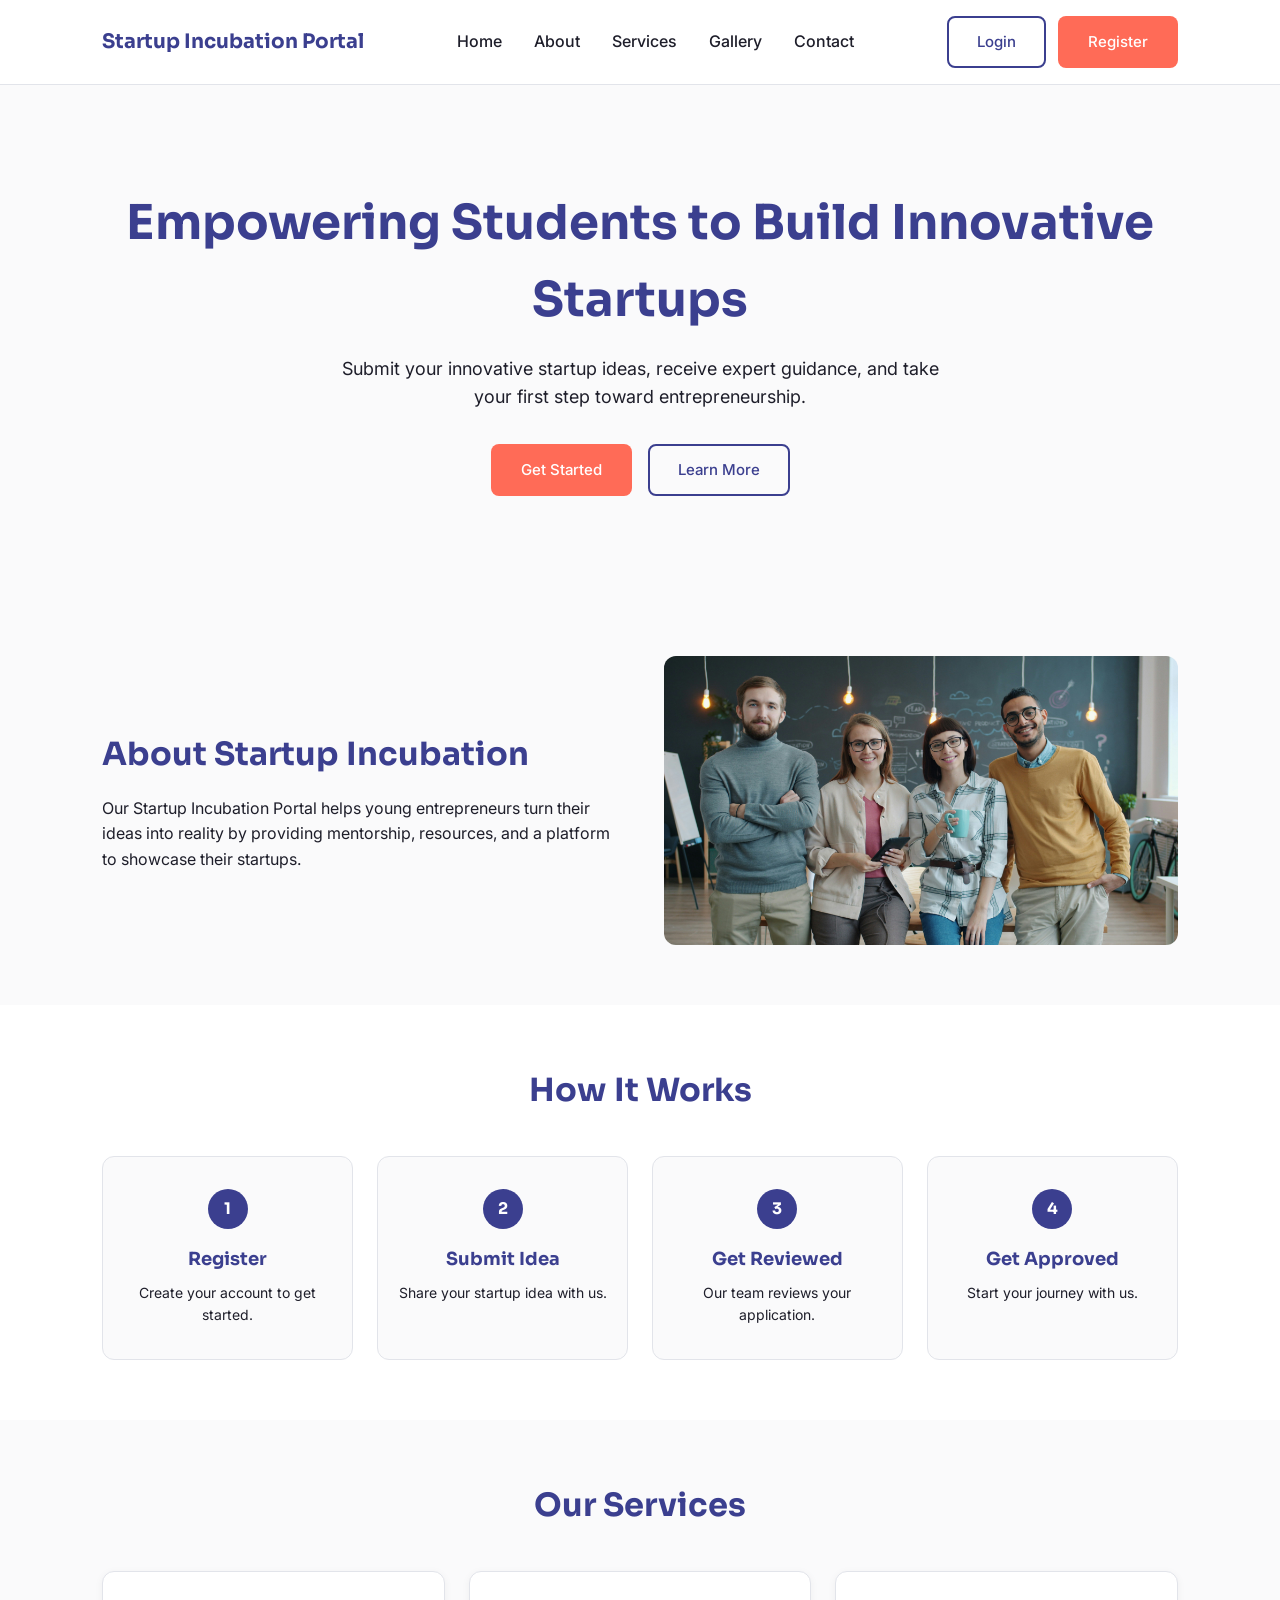
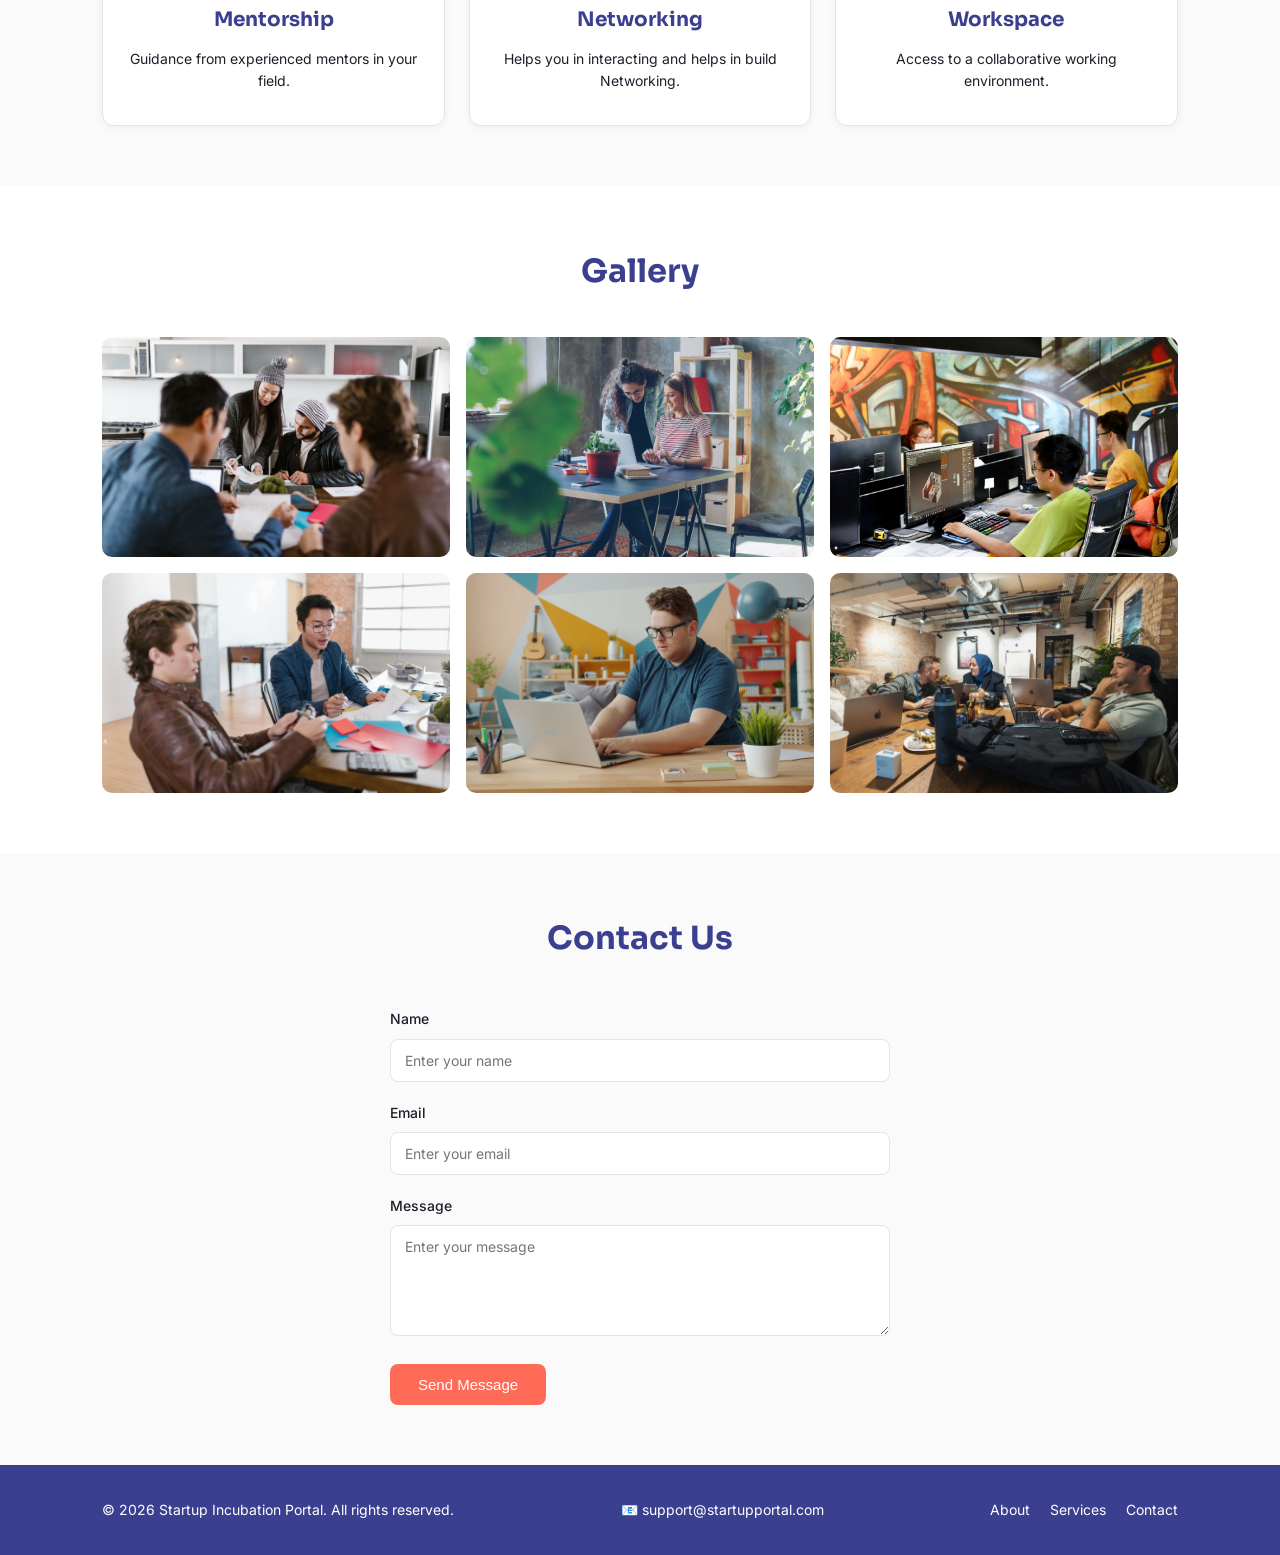
<file: index.html>
<!DOCTYPE html>
<html lang="en">
<head>
    <meta charset="UTF-8">
    <meta name="viewport" content="width=device-width, initial-scale=1.0">
    <title>Startup Incubation Portal</title>

    <!-- Google Fonts: Sora for headings, Inter for body text -->
    <link rel="preconnect" href="https://fonts.googleapis.com">
    <link href="https://fonts.googleapis.com/css2?family=Sora:wght@400;600;700&family=Inter:wght@400;500&display=swap" rel="stylesheet">

    <!-- External CSS file -->
    <link rel="stylesheet" href="style.css">
</head>
<body>

    <!-- ===================== Navbar Section ===================== -->
    <header>
        <nav class="navbar">
            <div class="logo">Startup Incubation Portal</div>

            <ul class="nav-links">
                <li><a href="index.html">Home</a></li>
                <li><a href="about.html">About</a></li>
                <li><a href="services.html">Services</a></li>
                <li><a href="gallery.html">Gallery</a></li>
                <li><a href="contact.html">Contact</a></li>
            </ul>

            <div class="nav-buttons">
                <a href="login.html" class="btn btn-outline">Login</a>
                <a href="register.html" class="btn btn-primary">Register</a>
            </div>
        </nav>
    </header>

    <main>

        <!-- ===================== Hero Section ===================== -->
        <section class="hero">
            <h1>Empowering Students to Build Innovative Startups</h1>
            <p>Submit your innovative startup ideas, receive expert guidance, and take your first step toward entrepreneurship.</p>
            <div class="hero-buttons">
                <a href="register.html" class="btn btn-primary">Get Started</a>
                <a href="about.html" class="btn btn-outline">Learn More</a>
            </div>
        </section>

        <!-- ===================== About Startup Incubation Section ===================== -->
        <section class="about-section">
            <div class="about-text">
                <h2>About Startup Incubation</h2>
                <p>
                    Our Startup Incubation Portal helps young entrepreneurs turn their
                    ideas into reality by providing mentorship, resources, and a platform
                    to showcase their startups.
                </p>
            </div>
            <div class="about-image">
                <img src="images/about-illustration.jpg" alt="Illustration of startup growth">
            </div>
        </section>

        <!-- ===================== How It Works Section ===================== -->
        <section class="how-it-works">
            <h2>How It Works</h2>
            <div class="steps-container">
                <div class="step-card">
                    <span class="step-number">1</span>
                    <h3>Register</h3>
                    <p>Create your account to get started.</p>
                </div>
                <div class="step-card">
                    <span class="step-number">2</span>
                    <h3>Submit Idea</h3>
                    <p>Share your startup idea with us.</p>
                </div>
                <div class="step-card">
                    <span class="step-number">3</span>
                    <h3>Get Reviewed</h3>
                    <p>Our team reviews your application.</p>
                </div>
                <div class="step-card">
                    <span class="step-number">4</span>
                    <h3>Get Approved</h3>
                    <p>Start your journey with us.</p>
                </div>
            </div>
        </section>

        <!-- ===================== Our Services Section ===================== -->
        <section class="services-section">
            <h2>Our Services</h2>
            <div class="services-container">
                <div class="service-card">
                    <h3>Mentorship</h3>
                    <p>Guidance from experienced mentors in your field.</p>
                </div>
                <div class="service-card">
                    <h3>Networking</h3>
                    <p>Helps you in interacting and helps in build Networking.</p>
                </div>
                <div class="service-card">
                    <h3>Workspace</h3>
                    <p>Access to a collaborative working environment.</p>
                </div>
            </div>
        </section>

        <!-- ===================== Gallery Section ===================== -->
        <section class="gallery-section">
            <h2>Gallery</h2>
            <div class="gallery-container">
                <img src="images/gallery1.jpg" alt="Startup event photo 1">
                <img src="images/gallery2.jpg" alt="Startup event photo 2">
                <img src="images/gallery3.jpg" alt="Startup event photo 3">
                <img src="images/gallery4.jpg" alt="Startup workspace photo">
                <img src="images/gallery5.jpg" alt="Mentorship session photo">
                <img src="images/gallery6.jpg" alt="Networking event photo">
            </div>
        </section>

        <!-- ===================== Contact Section ===================== -->
        <section class="contact-section">
            <h2>Contact Us</h2>
            <form class="contact-form" action="#" method="POST">
                <label for="name">Name</label>
                <input type="text" id="name" name="name" placeholder="Enter your name" required>

                <label for="email">Email</label>
                <input type="email" id="email" name="email" placeholder="Enter your email" required>

                <label for="message">Message</label>
                <textarea id="message" name="message" rows="5" placeholder="Enter your message" required></textarea>

                <button type="submit" class="btn btn-primary">Send Message</button>
            </form>
        </section>

    </main>

    <!-- ===================== Footer Section ===================== -->
    <footer>
        <div class="footer-content">
            <p>&copy; 2026 Startup Incubation Portal. All rights reserved.</p>
             <p>📧 support@startupportal.com</p>
            <ul class="footer-links">
                <li><a href="about.html">About</a></li>
                <li><a href="services.html">Services</a></li>
                <li><a href="contact.html">Contact</a></li>
            </ul>
        </div>
    </footer>

    <!-- External JavaScript file -->
    <script src="script.js"></script>
</body>
</html>
</file>
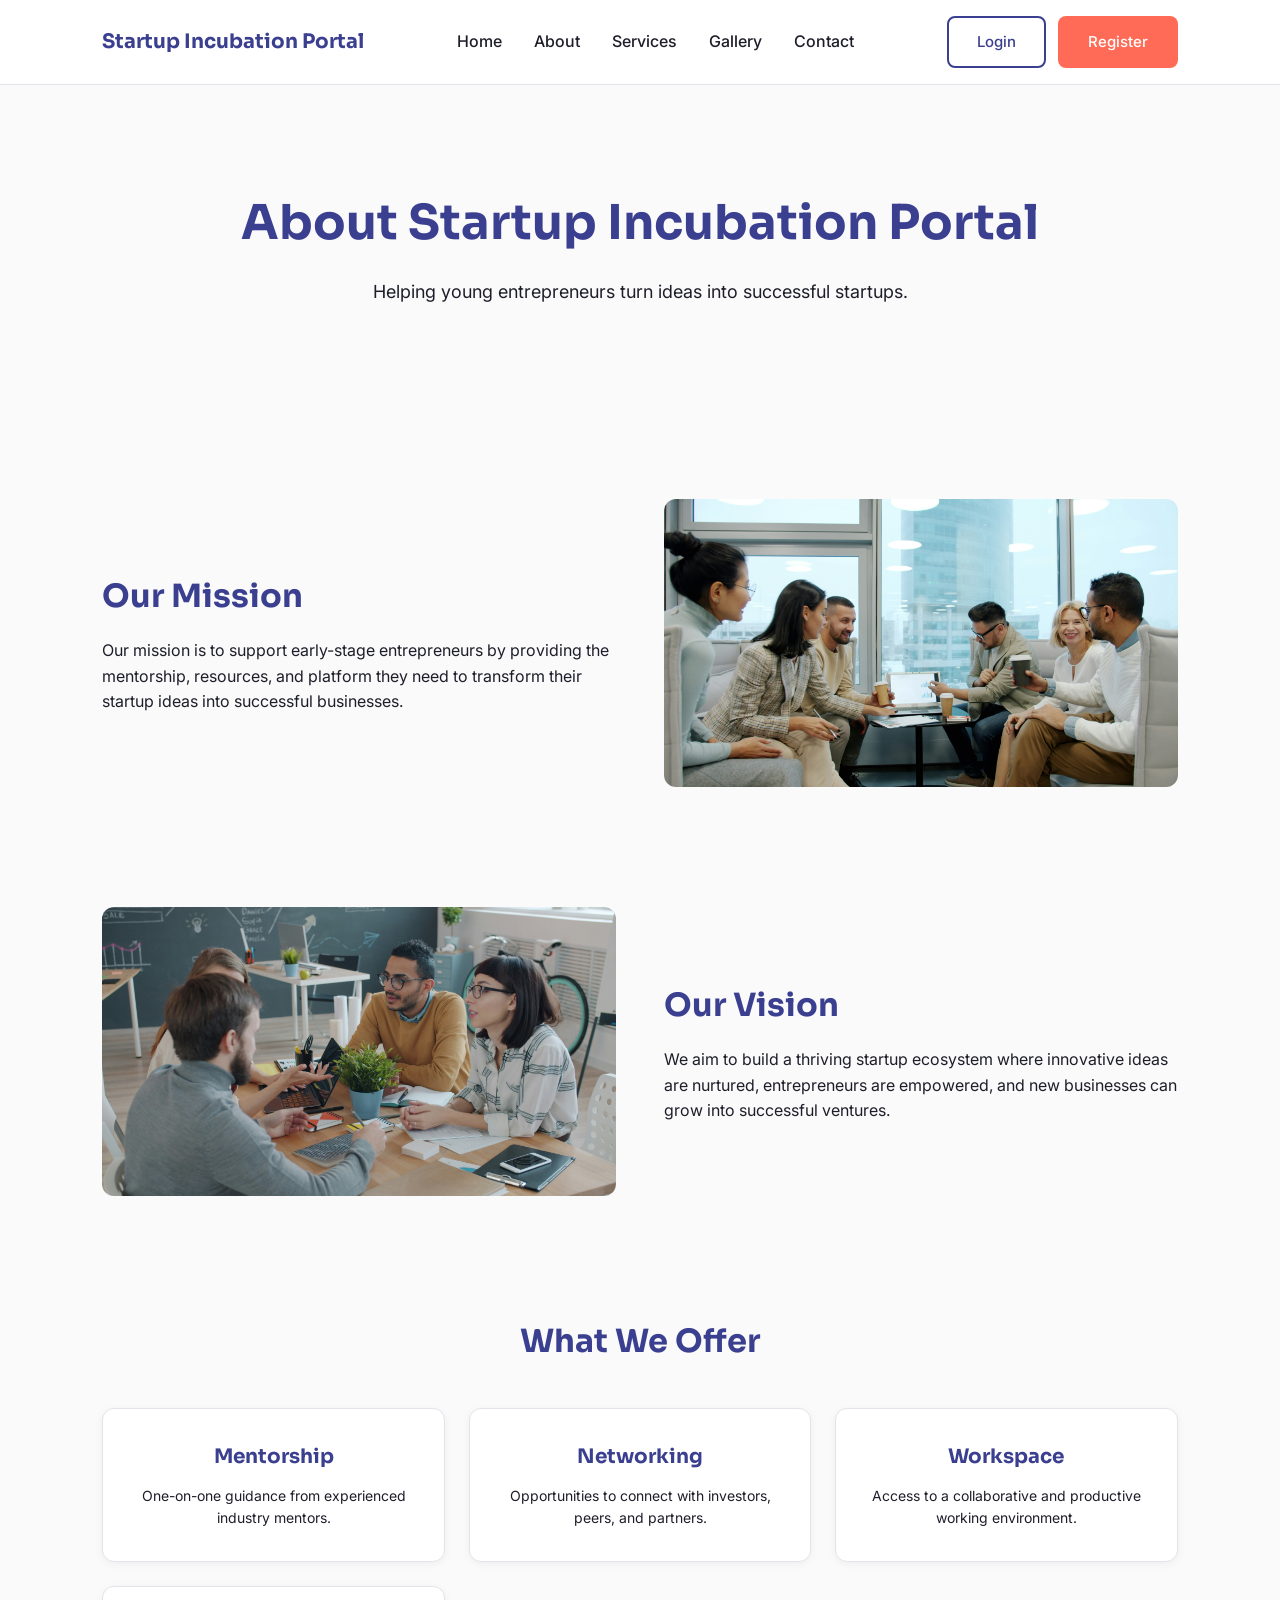
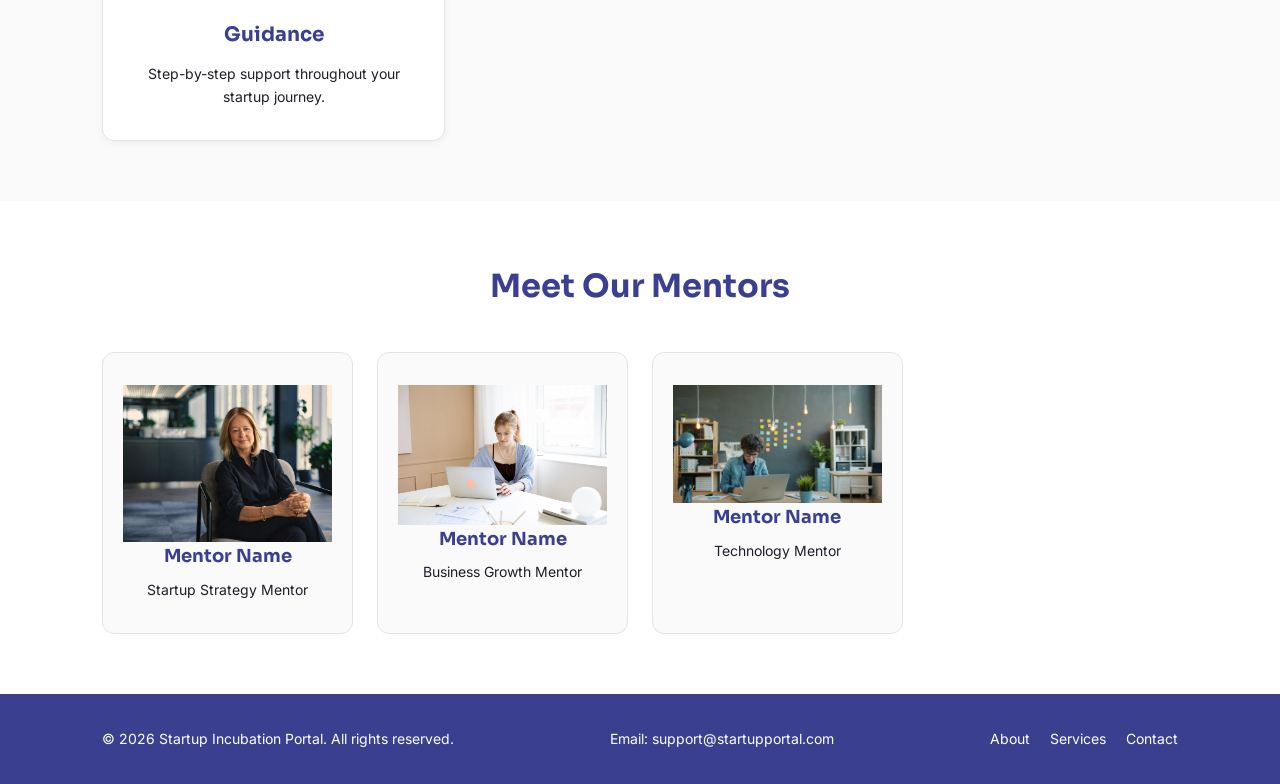
<file: about.html>
<!DOCTYPE html>
<html lang="en">
<head>
    <meta charset="UTF-8">
    <meta name="viewport" content="width=device-width, initial-scale=1.0">
    <title>About Us - Startup Incubation Portal</title>

    <!-- Google Fonts: Sora for headings, Inter for body text -->
    <link rel="preconnect" href="https://fonts.googleapis.com">
    <link href="https://fonts.googleapis.com/css2?family=Sora:wght@400;600;700&family=Inter:wght@400;500&display=swap" rel="stylesheet">

    <!-- External CSS file -->
    <link rel="stylesheet" href="style.css">
</head>
<body>

    <!-- ===================== Navbar Section ===================== -->
    <header>
        <nav class="navbar">
            <div class="logo">Startup Incubation Portal</div>

            <ul class="nav-links">
                <li><a href="index.html">Home</a></li>
                <li><a href="about.html">About</a></li>
                <li><a href="services.html">Services</a></li>
                <li><a href="gallery.html">Gallery</a></li>
                <li><a href="contact.html">Contact</a></li>
            </ul>

            <div class="nav-buttons">
                <a href="login.html" class="btn btn-outline">Login</a>
                <a href="register.html" class="btn btn-primary">Register</a>
            </div>

            <!-- Hamburger icon for mobile view -->
            <div class="hamburger">
                <span></span>
                <span></span>
                <span></span>
            </div>
        </nav>
    </header>

    <main>

        <!-- ===================== Page Heading Section ===================== -->
        <section class="hero">
            <h1>About Startup Incubation Portal</h1>
            <p>Helping young entrepreneurs turn ideas into successful startups.</p>
        </section>

        <!-- ===================== Our Mission Section ===================== -->
        <section class="about-section">
            <div class="about-text">
                <h2>Our Mission</h2>
                <p>
                    Our mission is to support early-stage entrepreneurs by providing
                    the mentorship, resources, and platform they need to transform
                    their startup ideas into successful businesses.
                </p>
            </div>
            <div class="about-image">
                <img src="images/mission-illustration.jpg" alt="Illustration representing our mission">
            </div>
        </section>

        <!-- ===================== Our Vision Section ===================== -->
        <section class="about-section">
            <div class="about-image">
                <img src="images/vision-illustration.jpg" alt="Illustration representing our vision">
            </div>
            <div class="about-text">
                <h2>Our Vision</h2>
                <p>
                    We aim to build a thriving startup ecosystem where innovative
                    ideas are nurtured, entrepreneurs are empowered, and new businesses
                    can grow into successful ventures.
                </p>
            </div>
        </section>

        <!-- ===================== What We Offer Section ===================== -->
        <section class="services-section">
            <h2>What We Offer</h2>
            <div class="services-container">
                <div class="service-card">
                    <h3>Mentorship</h3>
                    <p>One-on-one guidance from experienced industry mentors.</p>
                </div>
                <div class="service-card">
                    <h3>Networking</h3>
                    <p>Opportunities to connect with investors, peers, and partners.</p>
                </div>
                <div class="service-card">
                    <h3>Workspace</h3>
                    <p>Access to a collaborative and productive working environment.</p>
                </div>
                <div class="service-card">
                    <h3>Guidance</h3>
                    <p>Step-by-step support throughout your startup journey.</p>
                </div>
            </div>
        </section>

        <!-- ===================== Team Section (Optional) ===================== -->
        <section class="how-it-works">
            <h2>Meet Our Mentors</h2>
            <div class="steps-container">
                <div class="step-card">
                    <img src="images/mentor-placeholder1.jpg" alt="Photo of Mentor One">
                    <h3>Mentor Name</h3>
                    <p>Startup Strategy Mentor</p>
                </div>
                <div class="step-card">
                    <img src="images/mentor-placeholder2.jpg" alt="Photo of Mentor Two">
                    <h3>Mentor Name</h3>
                    <p>Business Growth Mentor</p>
                </div>
                <div class="step-card">
                    <img src="images/mentor-placeholder3.jpg" alt="Photo of Mentor Three">
                    <h3>Mentor Name</h3>
                    <p>Technology Mentor</p>
                </div>
            </div>
        </section>

    </main>

    <!-- ===================== Footer Section ===================== -->
    <footer>
        <div class="footer-content">
            <p>&copy; 2026 Startup Incubation Portal. All rights reserved.</p>
            <p>Email: support@startupportal.com</p>
            <ul class="footer-links">
                <li><a href="about.html">About</a></li>
                <li><a href="services.html">Services</a></li>
                <li><a href="contact.html">Contact</a></li>
                
            </ul>
        </div>
    </footer>

    <!-- External JavaScript file -->
    <script src="script.js"></script>
</body>
</html>
</file>
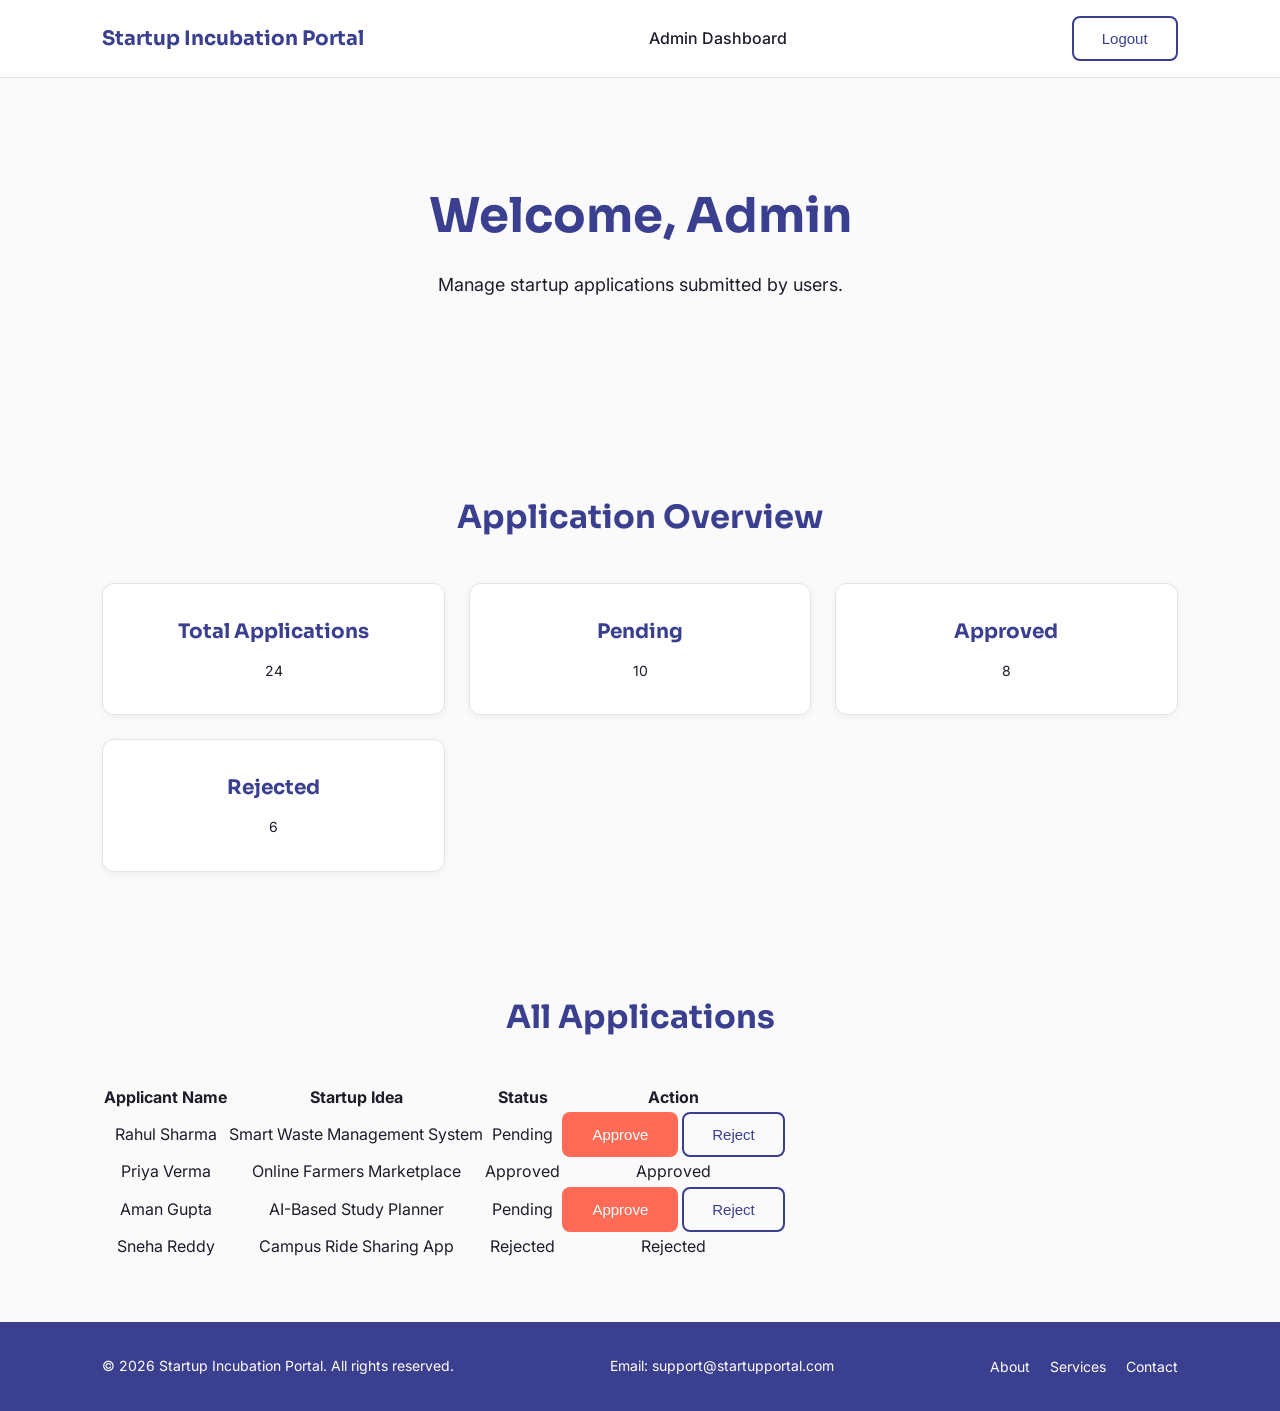
<file: admin_dashboard.html>
<!DOCTYPE html>
<html lang="en">
<head>
    <meta charset="UTF-8">
    <meta name="viewport" content="width=device-width, initial-scale=1.0">
    <title>Admin Dashboard - Startup Incubation Portal</title>

    <!-- Google Fonts: Sora for headings, Inter for body text -->
    <link rel="preconnect" href="https://fonts.googleapis.com">
    <link href="https://fonts.googleapis.com/css2?family=Sora:wght@400;600;700&family=Inter:wght@400;500&display=swap" rel="stylesheet">

    <!-- External CSS file -->
    <link rel="stylesheet" href="style.css">
</head>
<body>

    <!-- ===================== Simple Navbar Section ===================== -->
    <header>
        <nav class="navbar">
            <div class="logo">Startup Incubation Portal</div>

            <ul class="nav-links">
                <li><a href="admin_dashboard.html">Admin Dashboard</a></li>
            </ul>

            <div class="nav-buttons">
                <button id="logoutButton" class="btn btn-outline">Logout</button>
            </div>
        </nav>
    </header>

    <main>

        <!-- ===================== Welcome Section ===================== -->
        <section class="hero">
            <h1>Welcome, Admin</h1>
            <p>Manage startup applications submitted by users.</p>
        </section>

        <!-- ===================== Statistics Cards Section ===================== -->
        <section class="services-section">
            <h2>Application Overview</h2>
            <div class="services-container">
                <div class="service-card">
                    <h3>Total Applications</h3>
                    <p>24</p>
                </div>
                <div class="service-card">
                    <h3>Pending</h3>
                    <p>10</p>
                </div>
                <div class="service-card">
                    <h3>Approved</h3>
                    <p>8</p>
                </div>
                <div class="service-card">
                    <h3>Rejected</h3>
                    <p>6</p>
                </div>
            </div>
        </section>

        <!-- ===================== Applications Table Section ===================== -->
        <section class="services-section">
            <h2>All Applications</h2>
            <table class="applications-table">
                <thead>
                    <tr>
                        <th>Applicant Name</th>
                        <th>Startup Idea</th>
                        <th>Status</th>
                        <th>Action</th>
                    </tr>
                </thead>
                <tbody>
                    <tr>
                        <td>Rahul Sharma</td>
                        <td>Smart Waste Management System</td>
                        <td>Pending</td>
                        <td>
                            <button class="btn btn-primary">Approve</button>
                            <button class="btn btn-outline">Reject</button>
                        </td>
                    </tr>
                    <tr>
                        <td>Priya Verma</td>
                        <td>Online Farmers Marketplace</td>
                        <td>Approved</td>
                        <td>Approved</td>
                    </tr>
                    <tr>
                        <td>Aman Gupta</td>
                        <td>AI-Based Study Planner</td>
                        <td>Pending</td>
                        <td>
                            <button class="btn btn-primary">Approve</button>
                            <button class="btn btn-outline">Reject</button>
                        </td>
                    </tr>
                    <tr>
                        <td>Sneha Reddy</td>
                        <td>Campus Ride Sharing App</td>
                        <td>Rejected</td>
                        <td>Rejected</td>
                    </tr>
                </tbody>
            </table>
        </section>

    </main>

    <!-- ===================== Footer Section ===================== -->
    <footer>
        <div class="footer-content">
            <p>&copy; 2026 Startup Incubation Portal. All rights reserved.</p>
            <p>Email: support@startupportal.com</p>
            <ul class="footer-links">
                <li><a href="about.html">About</a></li>
                <li><a href="services.html">Services</a></li>
                <li><a href="contact.html">Contact</a></li>
            </ul>
        </div>
    </footer>

    <!-- External JavaScript file -->
    <script src="script.js"></script>
</body>
</html>
</file>
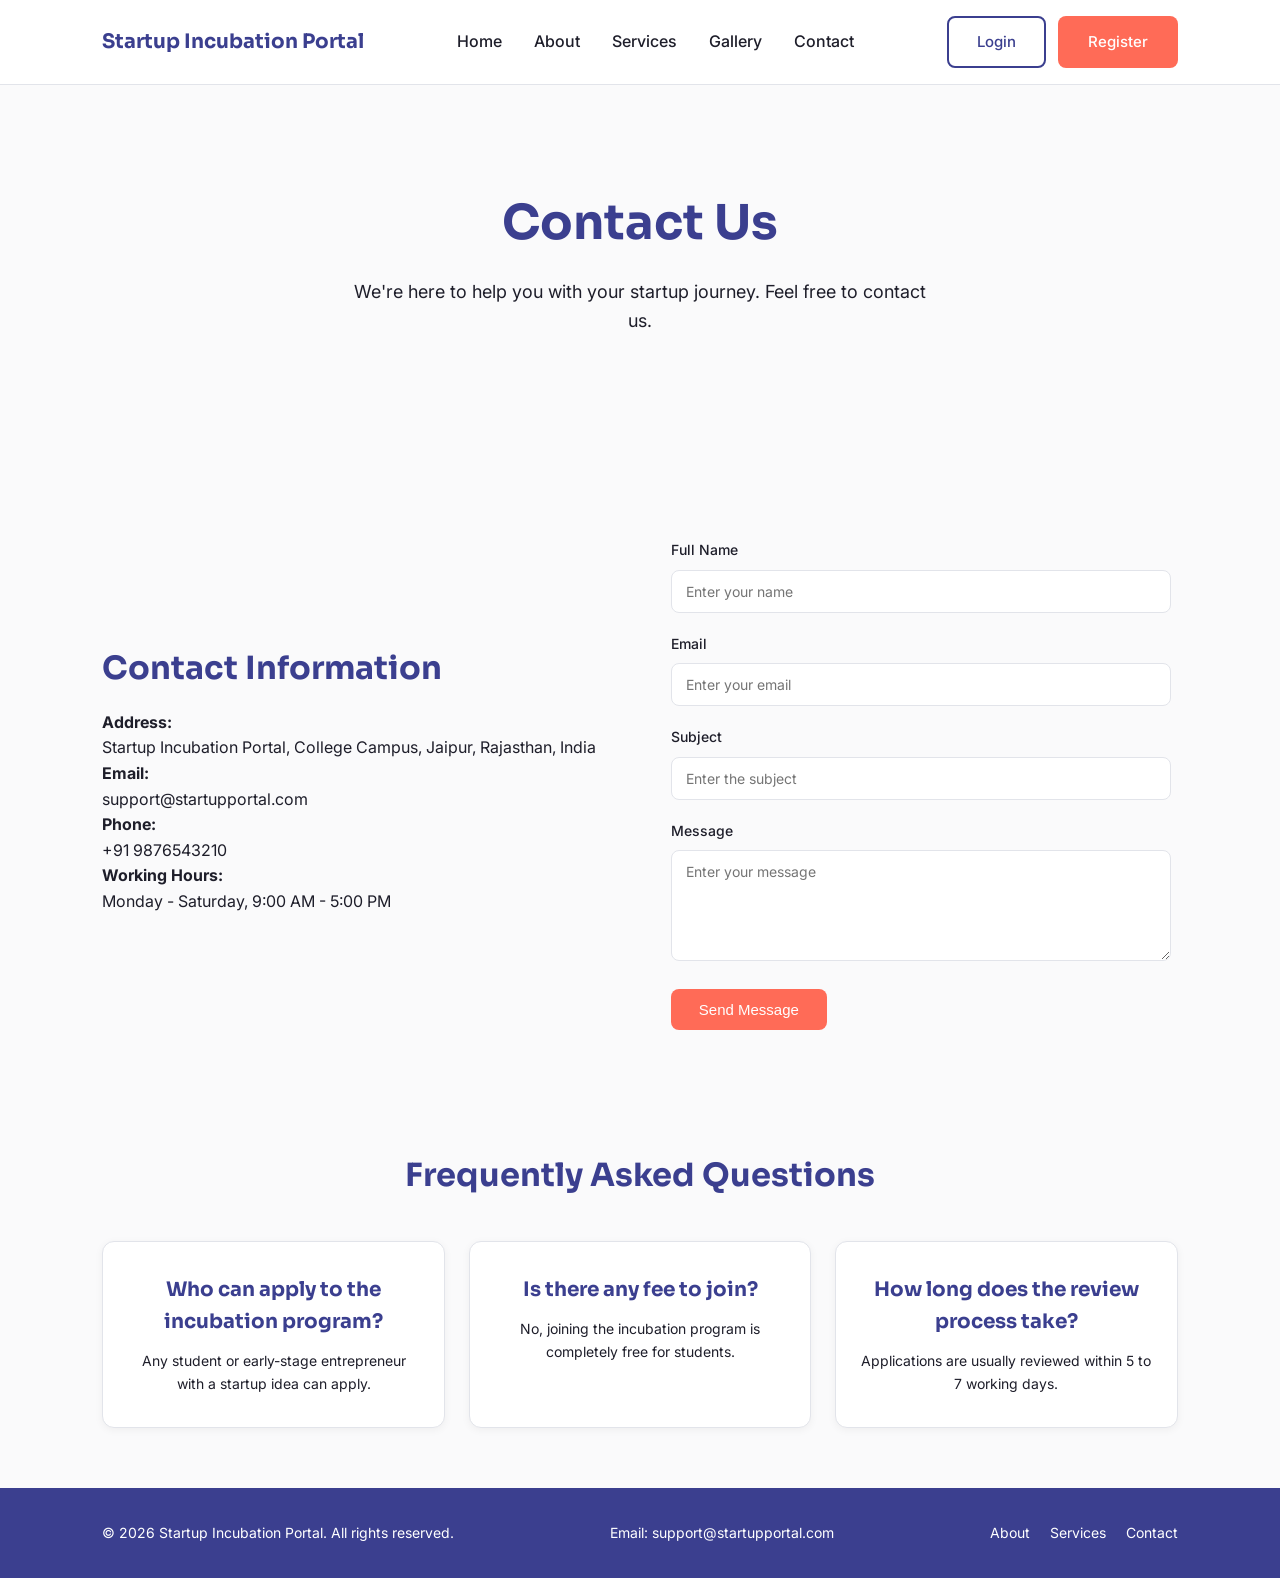
<file: contact.html>
<!DOCTYPE html>
<html lang="en">
<head>
    <meta charset="UTF-8">
    <meta name="viewport" content="width=device-width, initial-scale=1.0">
    <title>Contact Us - Startup Incubation Portal</title>

    <!-- Google Fonts: Sora for headings, Inter for body text -->
    <link rel="preconnect" href="https://fonts.googleapis.com">
    <link href="https://fonts.googleapis.com/css2?family=Sora:wght@400;600;700&family=Inter:wght@400;500&display=swap" rel="stylesheet">

    <!-- External CSS file -->
    <link rel="stylesheet" href="style.css">
</head>
<body>

    <!-- ===================== Navbar Section ===================== -->
    <header>
        <nav class="navbar">
            <div class="logo">Startup Incubation Portal</div>

            <ul class="nav-links">
                <li><a href="index.html">Home</a></li>
                <li><a href="about.html">About</a></li>
                <li><a href="services.html">Services</a></li>
                <li><a href="gallery.html">Gallery</a></li>
                <li><a href="contact.html">Contact</a></li>
            </ul>

            <div class="nav-buttons">
                <a href="login.html" class="btn btn-outline">Login</a>
                <a href="register.html" class="btn btn-primary">Register</a>
            </div>

            <!-- Hamburger icon for mobile view -->
            <div class="hamburger">
                <span></span>
                <span></span>
                <span></span>
            </div>
        </nav>
    </header>

    <main>

        <!-- ===================== Hero Section ===================== -->
        <section class="hero">
            <h1>Contact Us</h1>
            <p>We're here to help you with your startup journey. Feel free to contact us.</p>
        </section>

        <!-- ===================== Contact Section (Two Columns) ===================== -->
        <section class="about-section">

            <!-- Left Column: Contact Information -->
            <div class="about-text">
                <h2>Contact Information</h2>
                <p><strong>Address:</strong><br>Startup Incubation Portal, College Campus, Jaipur, Rajasthan, India</p>
                <p><strong>Email:</strong><br>support@startupportal.com</p>
                <p><strong>Phone:</strong><br>+91 9876543210</p>
                <p><strong>Working Hours:</strong><br>Monday - Saturday, 9:00 AM - 5:00 PM</p>
            </div>

            <!-- Right Column: Contact Form -->
            <div class="about-image">
                <form class="contact-form" action="#" method="POST">
                    <label for="name">Full Name</label>
                    <input type="text" id="name" name="name" placeholder="Enter your name" required>

                    <label for="email">Email</label>
                    <input type="email" id="email" name="email" placeholder="Enter your email" required>

                    <label for="subject">Subject</label>
                    <input type="text" id="subject" name="subject" placeholder="Enter the subject">

                    <label for="message">Message</label>
                    <textarea id="message" name="message" rows="5" placeholder="Enter your message" required></textarea>

                    <button type="submit" class="btn btn-primary">Send Message</button>
                </form>
            </div>

        </section>

        <!-- ===================== FAQ Section ===================== -->
        <section class="services-section">
            <h2>Frequently Asked Questions</h2>
            <div class="services-container">
                <div class="service-card">
                    <h3>Who can apply to the incubation program?</h3>
                    <p>Any student or early-stage entrepreneur with a startup idea can apply.</p>
                </div>
                <div class="service-card">
                    <h3>Is there any fee to join?</h3>
                    <p>No, joining the incubation program is completely free for students.</p>
                </div>
                <div class="service-card">
                    <h3>How long does the review process take?</h3>
                    <p>Applications are usually reviewed within 5 to 7 working days.</p>
                </div>
            </div>
        </section>

    </main>

    <!-- ===================== Footer Section ===================== -->
    <footer>
        <div class="footer-content">
            <p>&copy; 2026 Startup Incubation Portal. All rights reserved.</p>
            <p>Email: support@startupportal.com</p>
            <ul class="footer-links">
                <li><a href="about.html">About</a></li>
                <li><a href="services.html">Services</a></li>
                <li><a href="contact.html">Contact</a></li>
            </ul>
        </div>
    </footer>

    <!-- External JavaScript file -->
    <script src="script.js"></script>
</body>
</html>
</file>
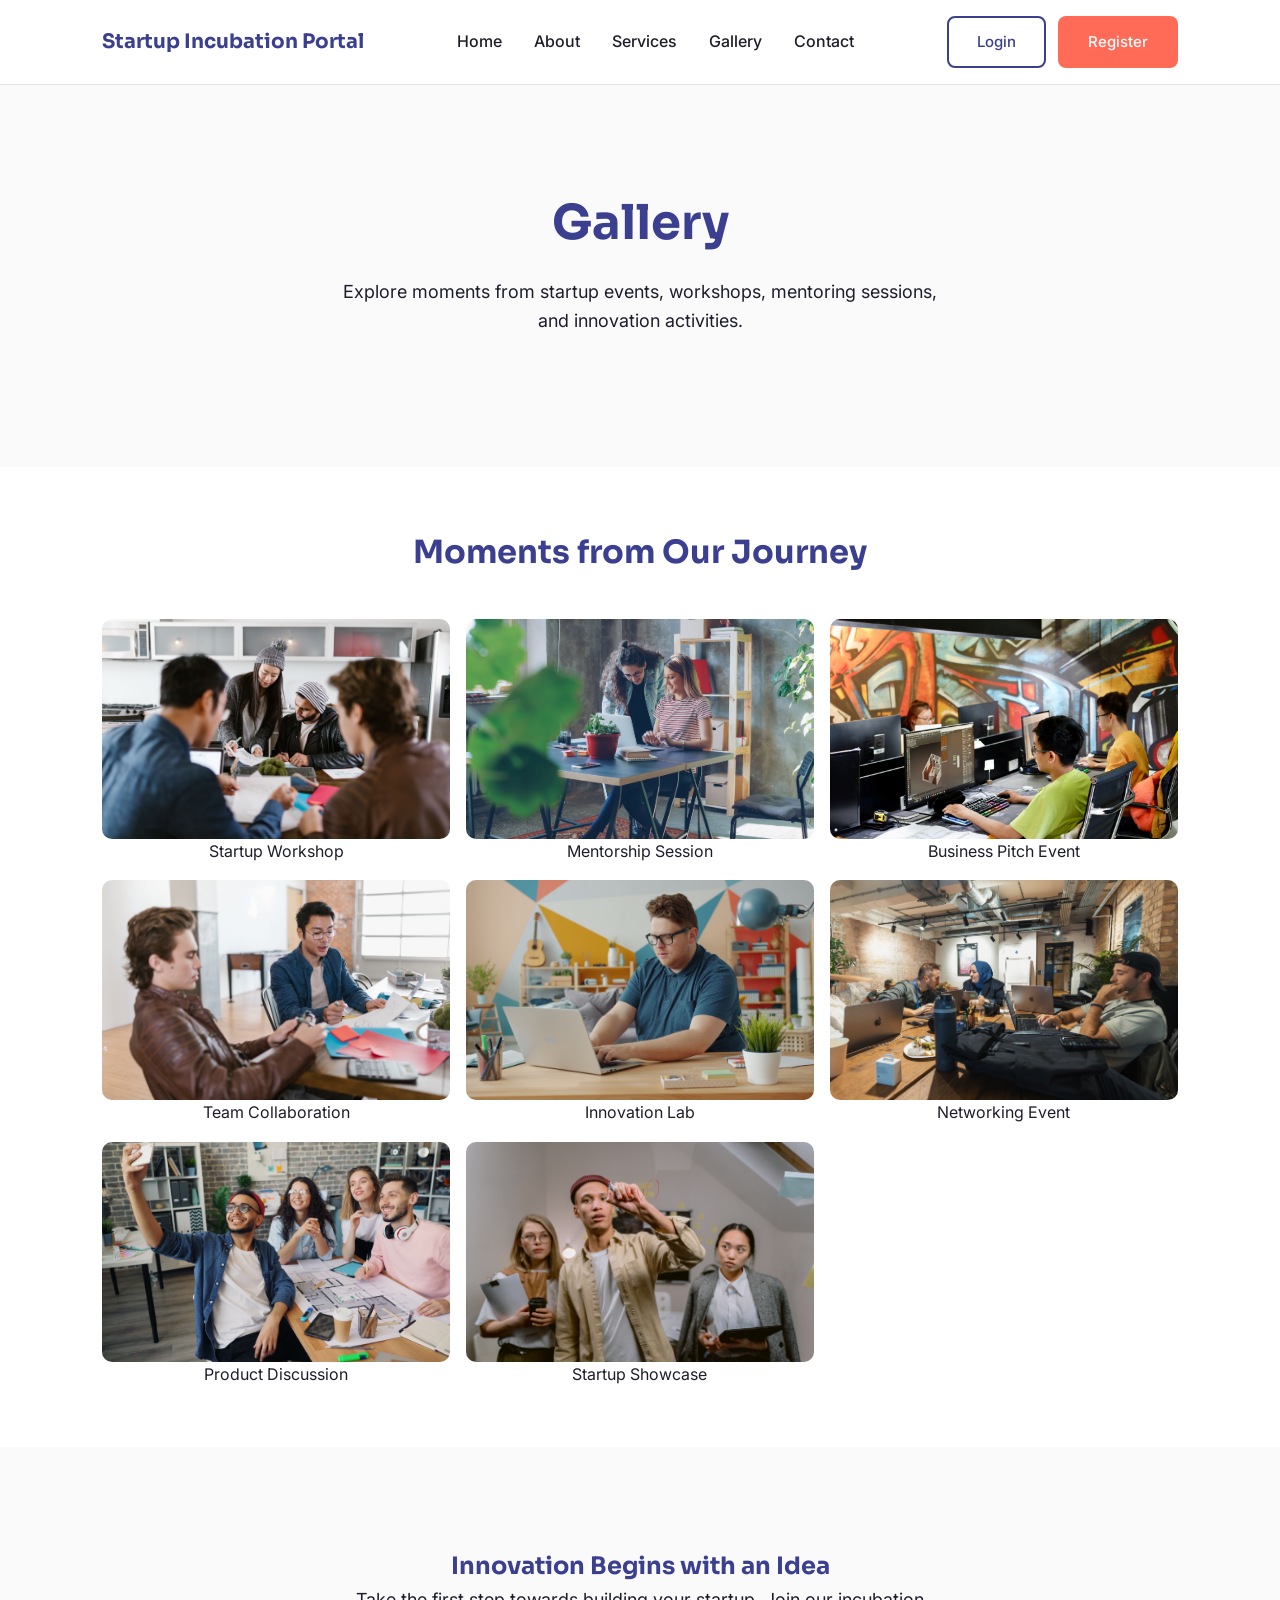
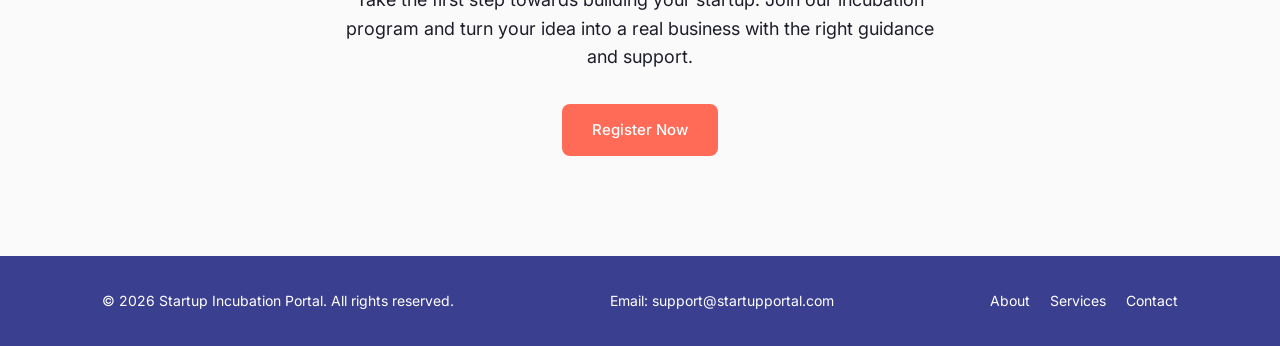
<file: gallery.html>
<!DOCTYPE html>
<html lang="en">
<head>
    <meta charset="UTF-8">
    <meta name="viewport" content="width=device-width, initial-scale=1.0">
    <title>Gallery - Startup Incubation Portal</title>

    <!-- Google Fonts: Sora for headings, Inter for body text -->
    <link rel="preconnect" href="https://fonts.googleapis.com">
    <link href="https://fonts.googleapis.com/css2?family=Sora:wght@400;600;700&family=Inter:wght@400;500&display=swap" rel="stylesheet">

    <!-- External CSS file -->
    <link rel="stylesheet" href="style.css">
</head>
<body>

    <!-- ===================== Navbar Section ===================== -->
    <header>
        <nav class="navbar">
            <div class="logo">Startup Incubation Portal</div>

            <ul class="nav-links">
                <li><a href="index.html">Home</a></li>
                <li><a href="about.html">About</a></li>
                <li><a href="services.html">Services</a></li>
                <li><a href="gallery.html">Gallery</a></li>
                <li><a href="contact.html">Contact</a></li>
            </ul>

            <div class="nav-buttons">
                <a href="login.html" class="btn btn-outline">Login</a>
                <a href="register.html" class="btn btn-primary">Register</a>
            </div>

            <!-- Hamburger icon for mobile view -->
            <div class="hamburger">
                <span></span>
                <span></span>
                <span></span>
            </div>
        </nav>
    </header>

    <main>

        <!-- ===================== Hero Section ===================== -->
        <section class="hero">
            <h1>Gallery</h1>
            <p>Explore moments from startup events, workshops, mentoring sessions, and innovation activities.</p>
        </section>

        <!-- ===================== Gallery Section ===================== -->
        <section class="gallery-section">
            <h2>Moments from Our Journey</h2>
            <div class="gallery-container">

                <figure class="gallery-item">
                    <img src="images/gallery1.jpg" alt="Startup Workshop">
                    <figcaption>Startup Workshop</figcaption>
                </figure>

                <figure class="gallery-item">
                    <img src="images/gallery2.jpg" alt="Mentorship Session">
                    <figcaption>Mentorship Session</figcaption>
                </figure>

                <figure class="gallery-item">
                    <img src="images/gallery3.jpg" alt="Business Pitch Event">
                    <figcaption>Business Pitch Event</figcaption>
                </figure>

                <figure class="gallery-item">
                    <img src="images/gallery4.jpg" alt="Team Collaboration">
                    <figcaption>Team Collaboration</figcaption>
                </figure>

                <figure class="gallery-item">
                    <img src="images/gallery5.jpg" alt="Innovation Lab">
                    <figcaption>Innovation Lab</figcaption>
                </figure>

                <figure class="gallery-item">
                    <img src="images/gallery6.jpg" alt="Networking Event">
                    <figcaption>Networking Event</figcaption>
                </figure>

                <figure class="gallery-item">
                    <img src="images/gallery7.jpg" alt="Product Discussion">
                    <figcaption>Product Discussion</figcaption>
                </figure>

                <figure class="gallery-item">
                    <img src="images/gallery8.jpg" alt="Startup Showcase">
                    <figcaption>Startup Showcase</figcaption>
                </figure>

            </div>
        </section>

        <!-- ===================== Closing Section ===================== -->
        <section class="hero cta-section">
            <h2>Innovation Begins with an Idea</h2>
            <p>Take the first step towards building your startup. Join our incubation program and turn your idea into a real business with the right guidance and support.</p>
            <div class="hero-buttons">
                <a href="register.html" class="btn btn-primary">Register Now</a>
            </div>
        </section>

    </main>

    <!-- ===================== Footer Section ===================== -->
    <footer>
        <div class="footer-content">
            <p>&copy; 2026 Startup Incubation Portal. All rights reserved.</p>
            <p>Email: support@startupportal.com</p>
            <ul class="footer-links">
                <li><a href="about.html">About</a></li>
                <li><a href="services.html">Services</a></li>
                <li><a href="contact.html">Contact</a></li>
            </ul>
        </div>
    </footer>

    <!-- External JavaScript file -->
    <script src="script.js"></script>
</body>
</html>
</file>
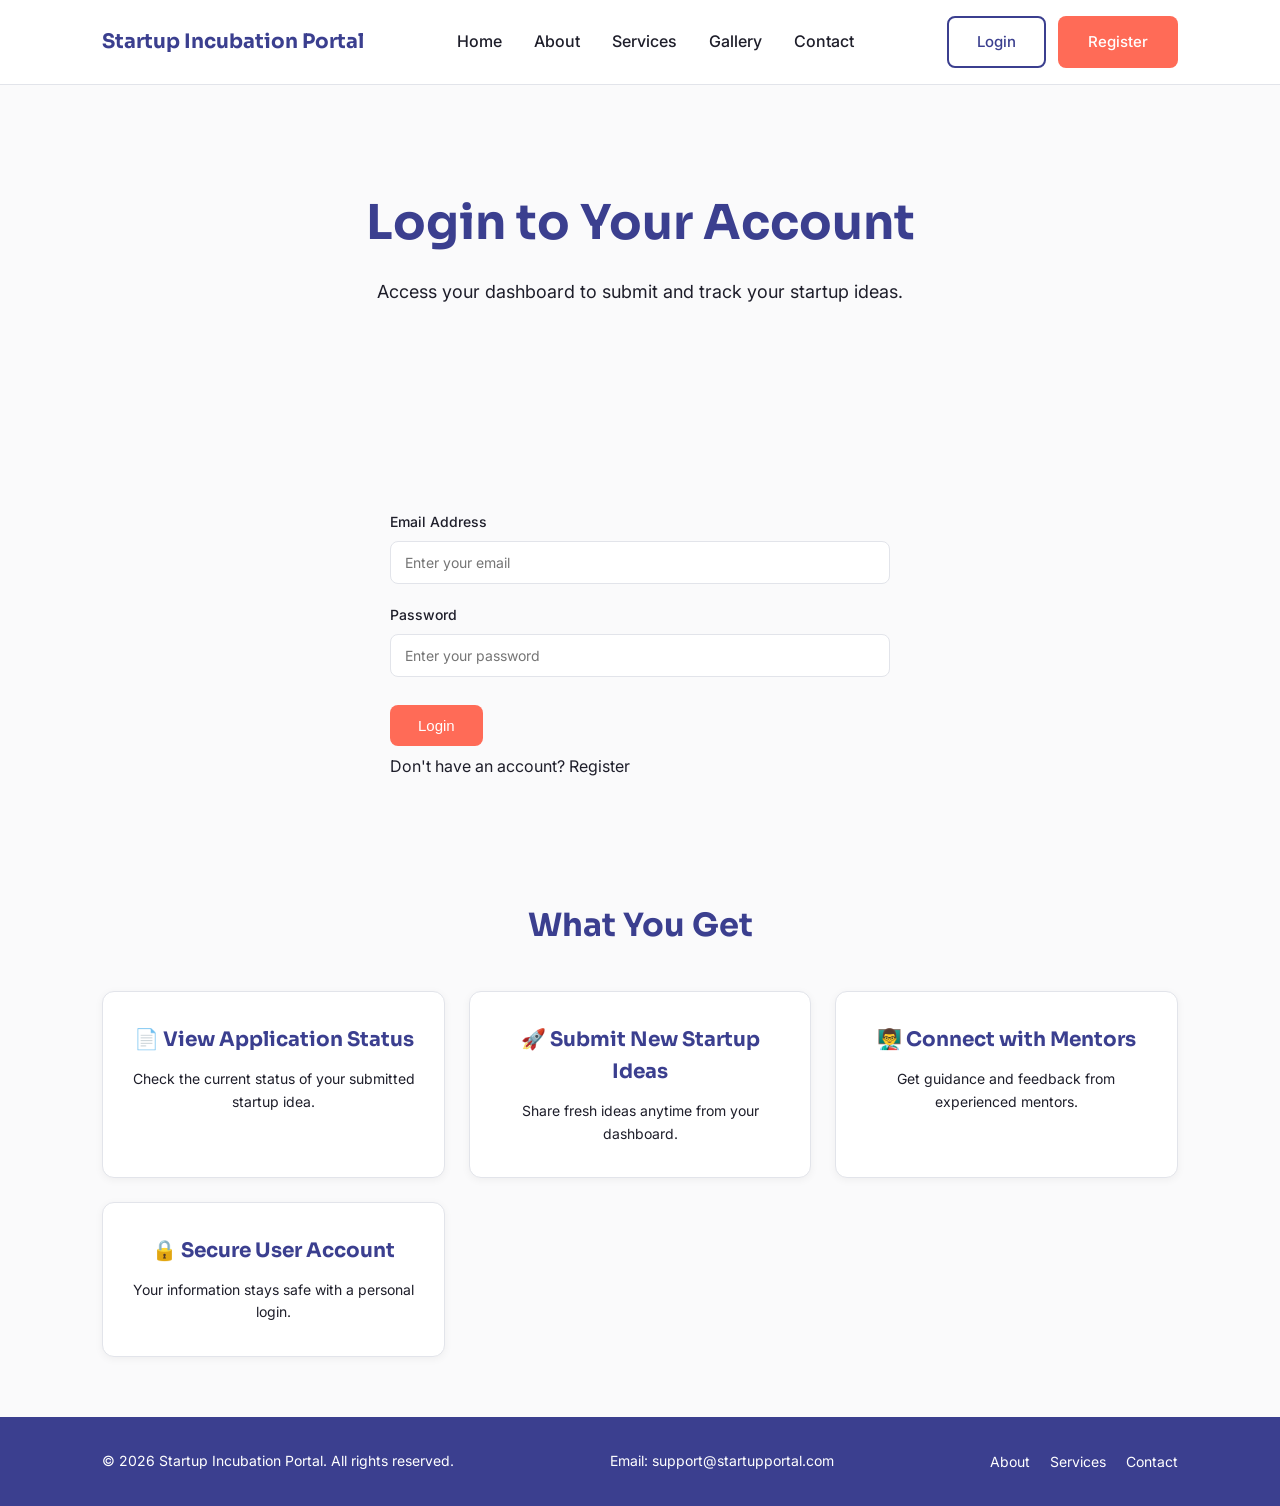
<file: login.html>
<!DOCTYPE html>
<html lang="en">
<head>
    <meta charset="UTF-8">
    <meta name="viewport" content="width=device-width, initial-scale=1.0">
    <title>Login - Startup Incubation Portal</title>

    <!-- Google Fonts: Sora for headings, Inter for body text -->
    <link rel="preconnect" href="https://fonts.googleapis.com">
    <link href="https://fonts.googleapis.com/css2?family=Sora:wght@400;600;700&family=Inter:wght@400;500&display=swap" rel="stylesheet">

    <!-- External CSS file -->
    <link rel="stylesheet" href="style.css">
</head>
<body>

    <!-- ===================== Navbar Section ===================== -->
    <header>
        <nav class="navbar">
            <div class="logo">Startup Incubation Portal</div>

            <ul class="nav-links">
                <li><a href="index.html">Home</a></li>
                <li><a href="about.html">About</a></li>
                <li><a href="services.html">Services</a></li>
                <li><a href="gallery.html">Gallery</a></li>
                <li><a href="contact.html">Contact</a></li>
            </ul>

            <div class="nav-buttons">
                <a href="login.html" class="btn btn-outline">Login</a>
                <a href="register.html" class="btn btn-primary">Register</a>
            </div>

            <!-- Hamburger icon for mobile view -->
            <div class="hamburger">
                <span></span>
                <span></span>
                <span></span>
            </div>
        </nav>
    </header>

    <main>

        <!-- ===================== Hero Section ===================== -->
        <section class="hero">
            <h1>Login to Your Account</h1>
            <p>Access your dashboard to submit and track your startup ideas.</p>
        </section>

        <!-- ===================== Login Form Section ===================== -->
        <section class="contact-section">
            <form class="contact-form" id="loginForm" action="php/login.php" method="POST">
                <label for="loginEmail">Email Address</label>
                <input type="email" id="email" name="email" placeholder="Enter your email" required>

                <label for="loginPassword">Password</label>
                <input type="password" id="password" name="password" placeholder="Enter your password" required>

                <button type="submit" class="btn btn-primary">Login</button>

                <p>Don't have an account? <a href="register.html">Register</a></p>
            </form>
        </section>

        <!-- ===================== Benefits Section ===================== -->
        <section class="services-section">
            <h2>What You Get</h2>
            <div class="services-container">
                <div class="service-card">
                    <h3>📄 View Application Status</h3>
                    <p>Check the current status of your submitted startup idea.</p>
                </div>
                <div class="service-card">
                    <h3>🚀 Submit New Startup Ideas</h3>
                    <p>Share fresh ideas anytime from your dashboard.</p>
                </div>
                <div class="service-card">
                    <h3>👨‍🏫 Connect with Mentors</h3>
                    <p>Get guidance and feedback from experienced mentors.</p>
                </div>
                <div class="service-card">
                    <h3>🔒 Secure User Account</h3>
                    <p>Your information stays safe with a personal login.</p>
                </div>
            </div>
        </section>

    </main>

    <!-- ===================== Footer Section ===================== -->
    <footer>
        <div class="footer-content">
            <p>&copy; 2026 Startup Incubation Portal. All rights reserved.</p>
            <p>Email: support@startupportal.com</p>
            <ul class="footer-links">
                <li><a href="about.html">About</a></li>
                <li><a href="services.html">Services</a></li>
                <li><a href="contact.html">Contact</a></li>
            </ul>
        </div>
    </footer>

    <!-- External JavaScript file -->
    <script src="script.js"></script>
</body>
</html>
</file>
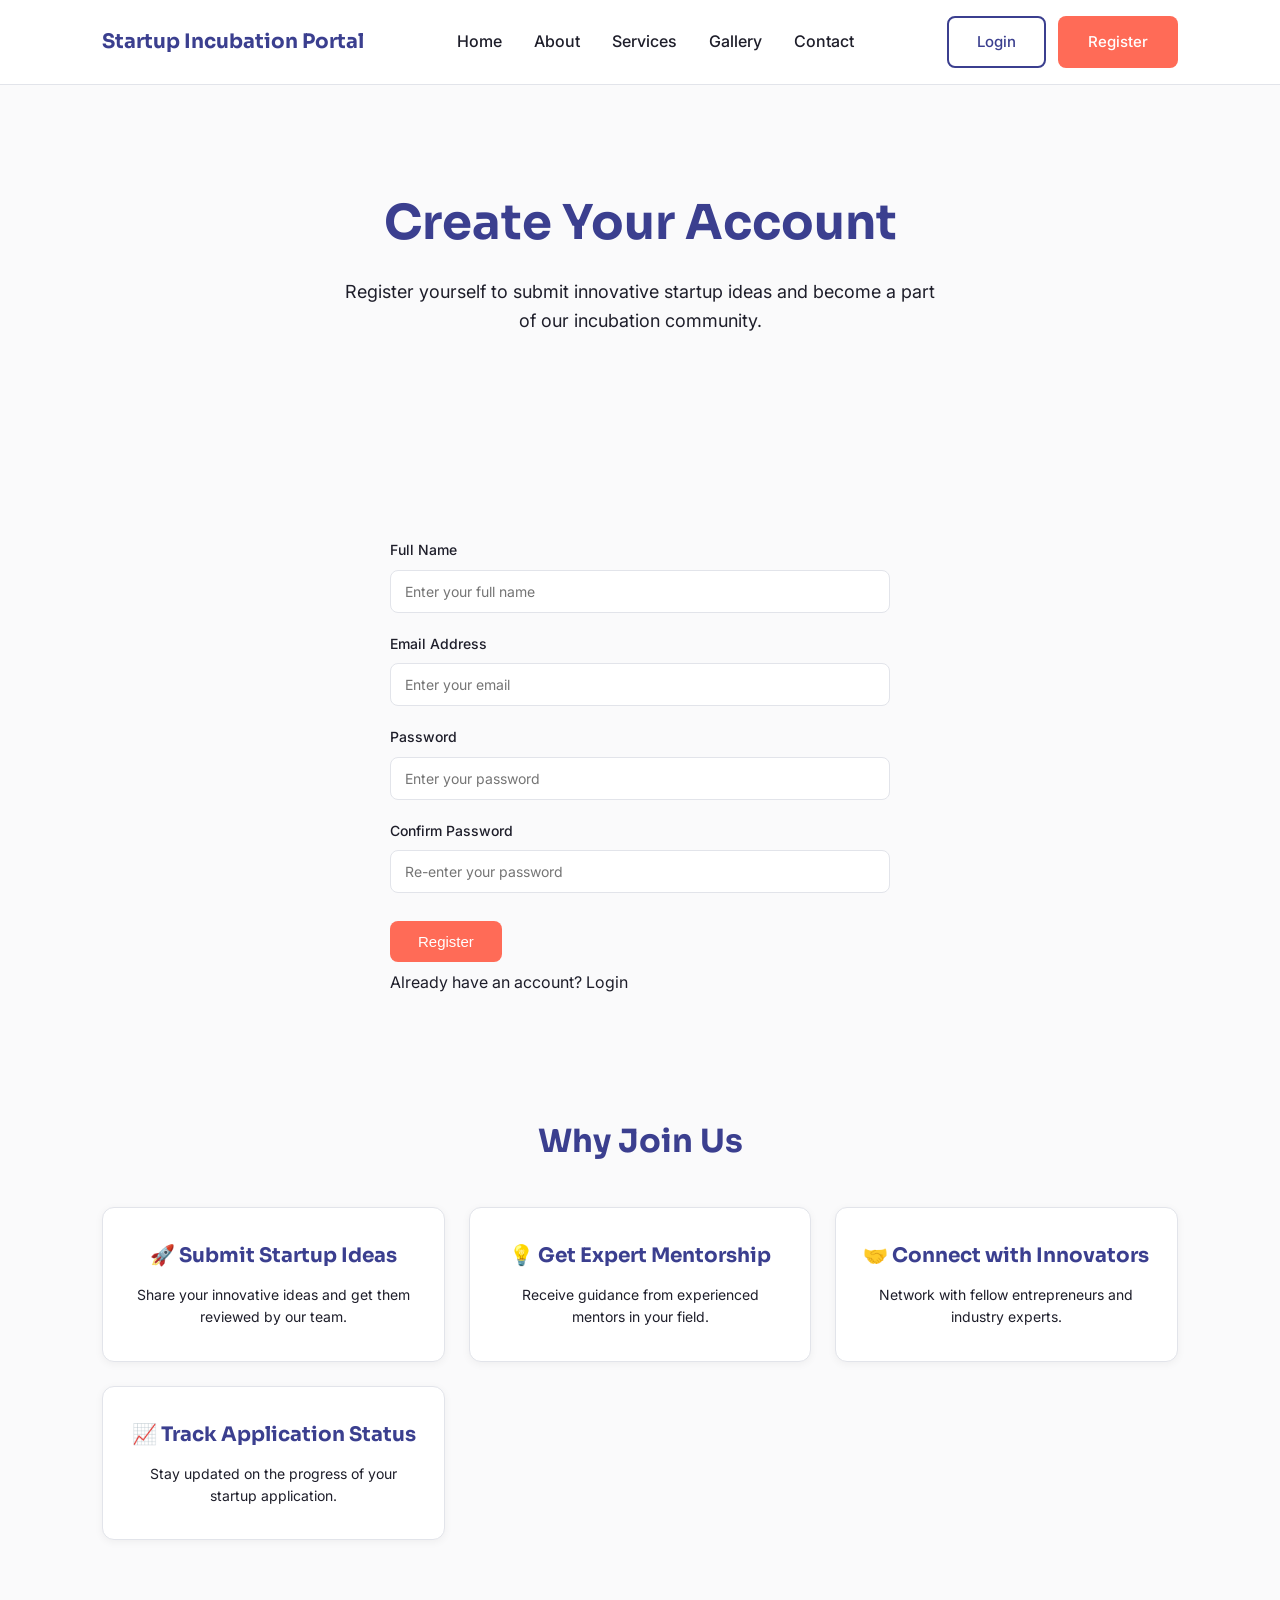
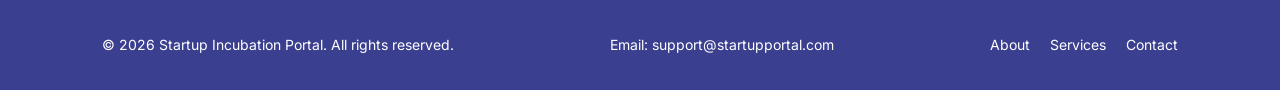
<file: register.html>
<!DOCTYPE html>
<html lang="en">
<head>
    <meta charset="UTF-8">
    <meta name="viewport" content="width=device-width, initial-scale=1.0">
    <title>Register - Startup Incubation Portal</title>

    <!-- Google Fonts: Sora for headings, Inter for body text -->
    <link rel="preconnect" href="https://fonts.googleapis.com">
    <link href="https://fonts.googleapis.com/css2?family=Sora:wght@400;600;700&family=Inter:wght@400;500&display=swap" rel="stylesheet">

    <!-- External CSS file -->
    <link rel="stylesheet" href="style.css">
</head>
<body>

    <!-- ===================== Navbar Section ===================== -->
    <header>
        <nav class="navbar">
            <div class="logo">Startup Incubation Portal</div>

            <ul class="nav-links">
                <li><a href="index.html">Home</a></li>
                <li><a href="about.html">About</a></li>
                <li><a href="services.html">Services</a></li>
                <li><a href="gallery.html">Gallery</a></li>
                <li><a href="contact.html">Contact</a></li>
            </ul>

            <div class="nav-buttons">
                <a href="login.html" class="btn btn-outline">Login</a>
                <a href="register.html" class="btn btn-primary">Register</a>
            </div>

            <!-- Hamburger icon for mobile view -->
            <div class="hamburger">
                <span></span>
                <span></span>
                <span></span>
            </div>
        </nav>
    </header>

    <main>

        <!-- ===================== Hero Section ===================== -->
        <section class="hero">
            <h1>Create Your Account</h1>
            <p>Register yourself to submit innovative startup ideas and become a part of our incubation community.</p>
        </section>

        <!-- ===================== Registration Form Section ===================== -->
        <section class="contact-section">
            <form class="contact-form" id="registerForm" action="php/register.php" method="POST">
                <label for="fullName">Full Name</label>
                <input type="text" id="fullName" name="fullName" placeholder="Enter your full name" required>

                <label for="email">Email Address</label>
                <input type="email" id="email" name="email" placeholder="Enter your email" required>

                <label for="password">Password</label>
                <input type="password" id="password" name="password" placeholder="Enter your password" required>

                <label for="confirmPassword">Confirm Password</label>
                <input type="password" id="confirmPassword" name="confirmPassword" placeholder="Re-enter your password" required>

                <button type="submit" class="btn btn-primary">Register</button>

                <p>Already have an account? <a href="login.html">Login</a></p>
            </form>
        </section>

        <!-- ===================== Benefits Section ===================== -->
        <section class="services-section">
            <h2>Why Join Us</h2>
            <div class="services-container">
                <div class="service-card">
                    <h3>🚀 Submit Startup Ideas</h3>
                    <p>Share your innovative ideas and get them reviewed by our team.</p>
                </div>
                <div class="service-card">
                    <h3>💡 Get Expert Mentorship</h3>
                    <p>Receive guidance from experienced mentors in your field.</p>
                </div>
                <div class="service-card">
                    <h3>🤝 Connect with Innovators</h3>
                    <p>Network with fellow entrepreneurs and industry experts.</p>
                </div>
                <div class="service-card">
                    <h3>📈 Track Application Status</h3>
                    <p>Stay updated on the progress of your startup application.</p>
                </div>
            </div>
        </section>

    </main>

    <!-- ===================== Footer Section ===================== -->
    <footer>
        <div class="footer-content">
            <p>&copy; 2026 Startup Incubation Portal. All rights reserved.</p>
            <p>Email: support@startupportal.com</p>
            <ul class="footer-links">
                <li><a href="about.html">About</a></li>
                <li><a href="services.html">Services</a></li>
                <li><a href="contact.html">Contact</a></li>
            </ul>
        </div>
    </footer>

    <!-- External JavaScript file -->
    <!-- External JavaScript file -->
<script src="script.js"></script>
</body>
</html>
</file>
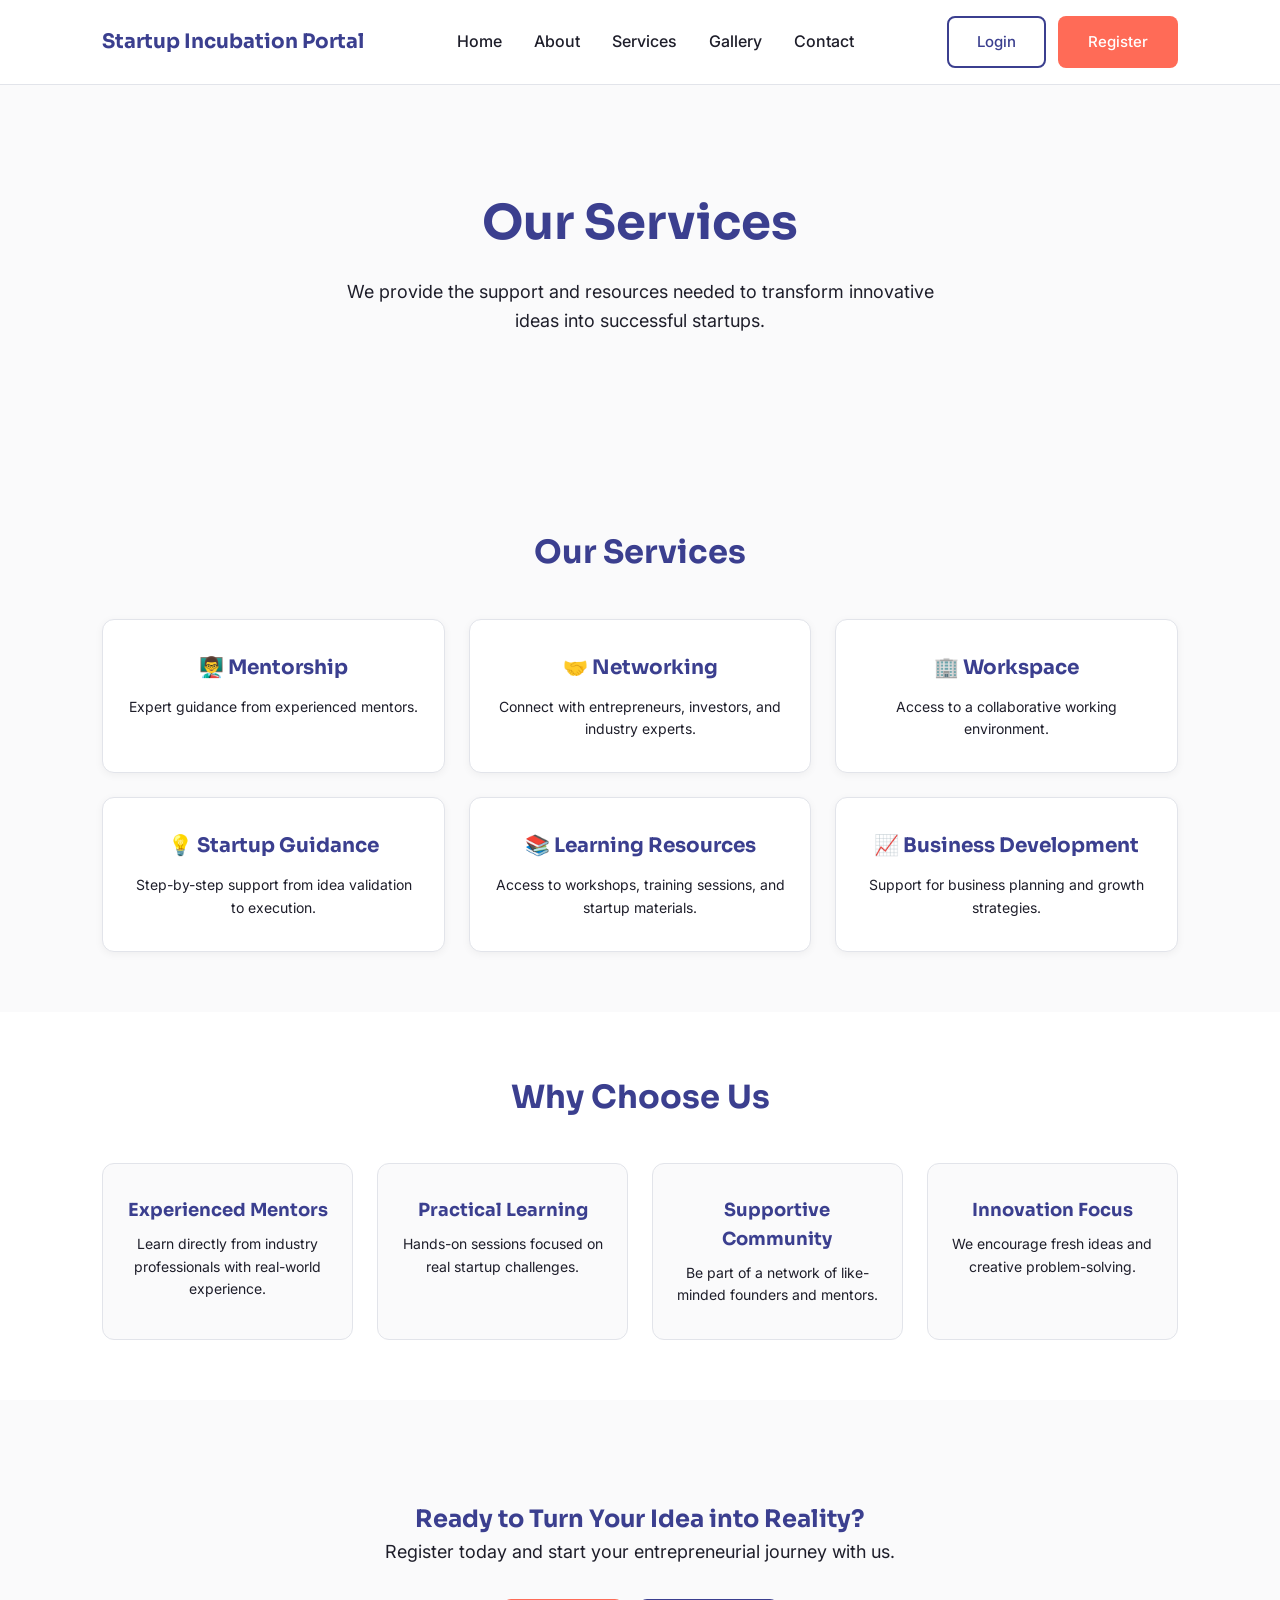
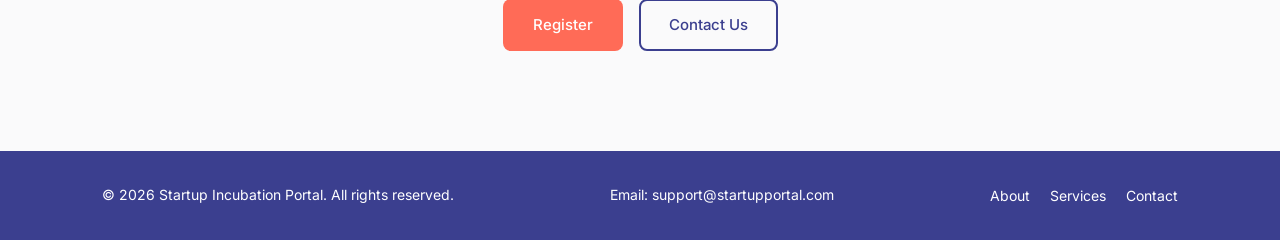
<file: services.html>
<!DOCTYPE html>
<html lang="en">
<head>
    <meta charset="UTF-8">
    <meta name="viewport" content="width=device-width, initial-scale=1.0">
    <title>Our Services - Startup Incubation Portal</title>

    <!-- Google Fonts: Sora for headings, Inter for body text -->
    <link rel="preconnect" href="https://fonts.googleapis.com">
    <link href="https://fonts.googleapis.com/css2?family=Sora:wght@400;600;700&family=Inter:wght@400;500&display=swap" rel="stylesheet">

    <!-- External CSS file -->
    <link rel="stylesheet" href="style.css">
</head>
<body>

    <!-- ===================== Navbar Section ===================== -->
    <header>
        <nav class="navbar">
            <div class="logo">Startup Incubation Portal</div>

            <ul class="nav-links">
                <li><a href="index.html">Home</a></li>
                <li><a href="about.html">About</a></li>
                <li><a href="services.html">Services</a></li>
                <li><a href="gallery.html">Gallery</a></li>
                <li><a href="contact.html">Contact</a></li>
            </ul>

            <div class="nav-buttons">
                <a href="login.html" class="btn btn-outline">Login</a>
                <a href="register.html" class="btn btn-primary">Register</a>
            </div>

            <!-- Hamburger icon for mobile view -->
            <div class="hamburger">
                <span></span>
                <span></span>
                <span></span>
            </div>
        </nav>
    </header>

    <main>

        <!-- ===================== Hero Section ===================== -->
        <section class="hero">
            <h1>Our Services</h1>
            <p>We provide the support and resources needed to transform innovative ideas into successful startups.</p>
        </section>

        <!-- ===================== Services Grid Section ===================== -->
        <section class="services-section">
            <h2>Our Services</h2>
            <div class="services-container">
                <div class="service-card">
                    <h3>👨‍🏫 Mentorship</h3>
                    <p>Expert guidance from experienced mentors.</p>
                </div>
                <div class="service-card">
                    <h3>🤝 Networking</h3>
                    <p>Connect with entrepreneurs, investors, and industry experts.</p>
                </div>
                <div class="service-card">
                    <h3>🏢 Workspace</h3>
                    <p>Access to a collaborative working environment.</p>
                </div>
                <div class="service-card">
                    <h3>💡 Startup Guidance</h3>
                    <p>Step-by-step support from idea validation to execution.</p>
                </div>
                <div class="service-card">
                    <h3>📚 Learning Resources</h3>
                    <p>Access to workshops, training sessions, and startup materials.</p>
                </div>
                <div class="service-card">
                    <h3>📈 Business Development</h3>
                    <p>Support for business planning and growth strategies.</p>
                </div>
            </div>
        </section>

        <!-- ===================== Why Choose Us Section ===================== -->
        <section class="how-it-works">
            <h2>Why Choose Us</h2>
            <div class="steps-container">
                <div class="step-card">
                    <h3>Experienced Mentors</h3>
                    <p>Learn directly from industry professionals with real-world experience.</p>
                </div>
                <div class="step-card">
                    <h3>Practical Learning</h3>
                    <p>Hands-on sessions focused on real startup challenges.</p>
                </div>
                <div class="step-card">
                    <h3>Supportive Community</h3>
                    <p>Be part of a network of like-minded founders and mentors.</p>
                </div>
                <div class="step-card">
                    <h3>Innovation Focus</h3>
                    <p>We encourage fresh ideas and creative problem-solving.</p>
                </div>
            </div>
        </section>

        <!-- ===================== Call-to-Action Section ===================== -->
        <section class="hero cta-section">
            <h2>Ready to Turn Your Idea into Reality?</h2>
            <p>Register today and start your entrepreneurial journey with us.</p>
            <div class="hero-buttons">
                <a href="register.html" class="btn btn-primary">Register</a>
                <a href="contact.html" class="btn btn-outline">Contact Us</a>
            </div>
        </section>

    </main>

    <!-- ===================== Footer Section ===================== -->
    <footer>
        <div class="footer-content">
            <p>&copy; 2026 Startup Incubation Portal. All rights reserved.</p>
            <p>Email: support@startupportal.com</p>
            <ul class="footer-links">
                <li><a href="about.html">About</a></li>
                <li><a href="services.html">Services</a></li>
                <li><a href="contact.html">Contact</a></li>
            </ul>
        </div>
    </footer>

    <!-- External JavaScript file -->
    <script src="script.js"></script>
</body>
</html>
</file>
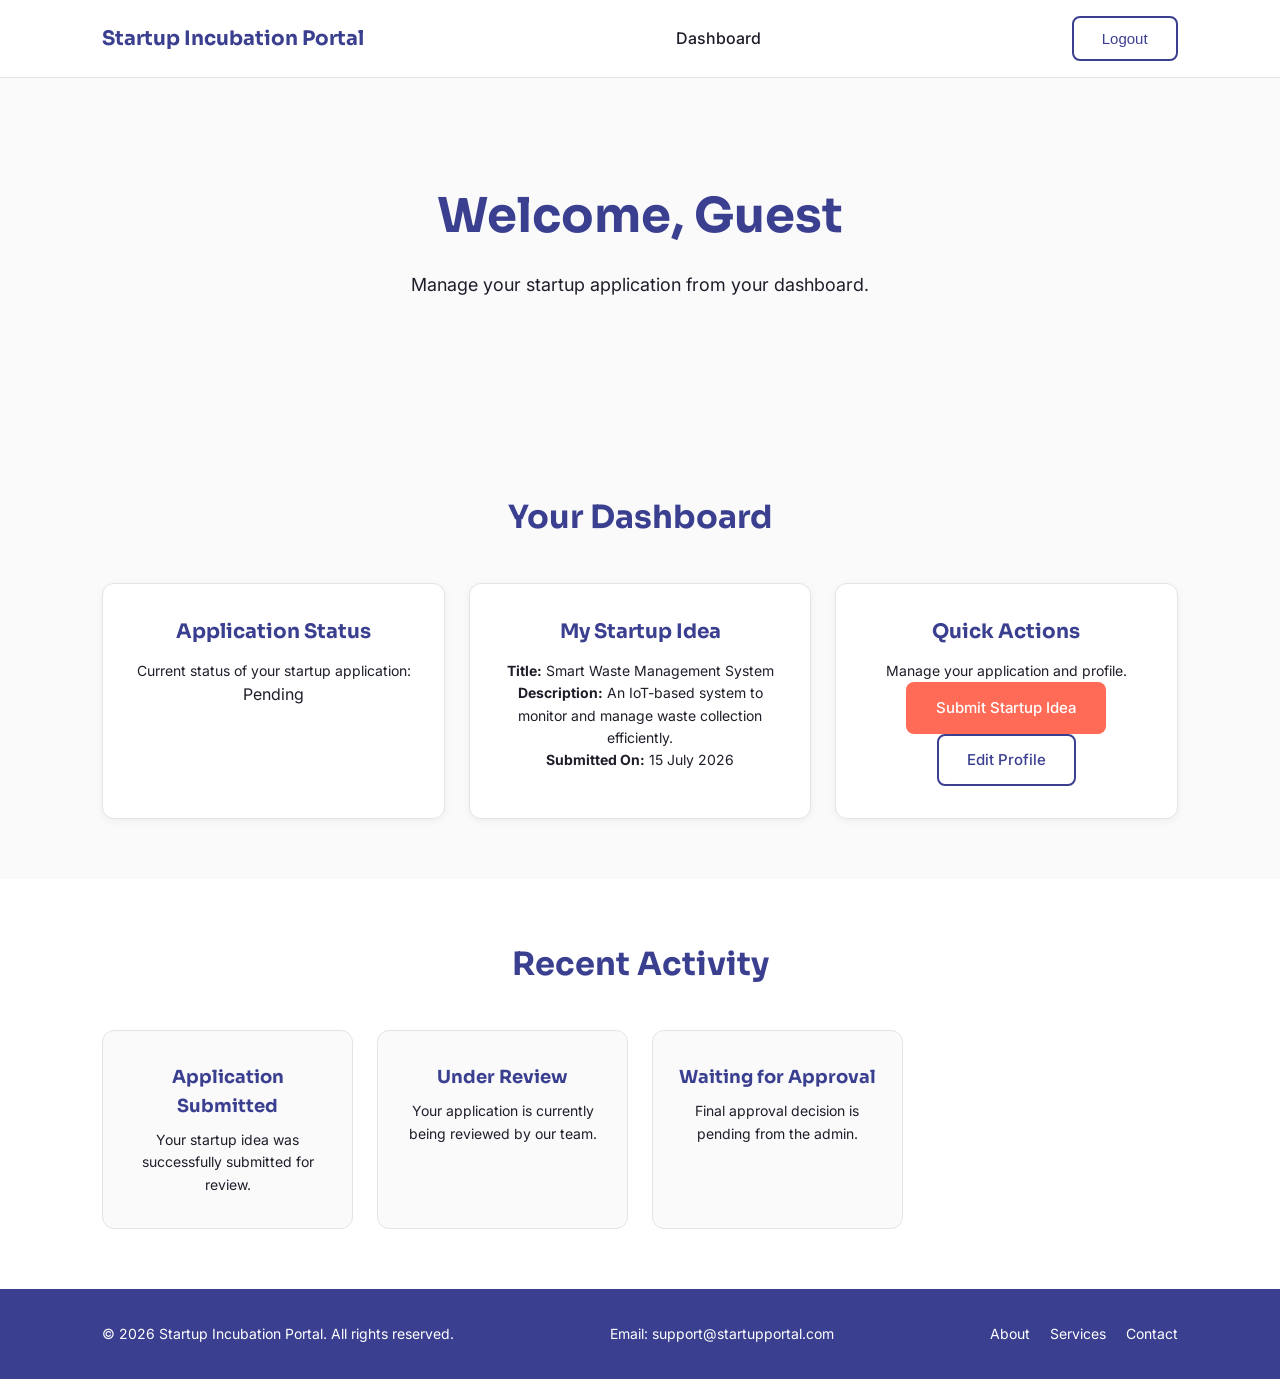
<file: user_dashboard.html>
<!DOCTYPE html>
<html lang="en">
<head>
    <meta charset="UTF-8">
    <meta name="viewport" content="width=device-width, initial-scale=1.0">
    <title>User Dashboard - Startup Incubation Portal</title>

    <!-- Google Fonts: Sora for headings, Inter for body text -->
    <link rel="preconnect" href="https://fonts.googleapis.com">
    <link href="https://fonts.googleapis.com/css2?family=Sora:wght@400;600;700&family=Inter:wght@400;500&display=swap" rel="stylesheet">

    <!-- External CSS file -->
    <link rel="stylesheet" href="style.css">
</head>
<body>

    <!-- ===================== Simple Navbar Section ===================== -->
    <header>
        <nav class="navbar">
            <div class="logo">Startup Incubation Portal</div>

            <ul class="nav-links">
                <li><a href="user_dashboard.html">Dashboard</a></li>
            </ul>

            <div class="nav-buttons">
                <button id="logoutButton" class="btn btn-outline">Logout</button>
            </div>
        </nav>
    </header>

    <main>

        <!-- ===================== Welcome Section ===================== -->
        <section class="hero">
            <h1 id="welcomeMessage">Welcome, User!</h1>
            <p>Manage your startup application from your dashboard.</p>
        </section>

        <!-- ===================== Dashboard Cards Section ===================== -->
        <section class="services-section">
            <h2>Your Dashboard</h2>
            <div class="services-container">

                <!-- Card 1: Application Status -->
                <div class="service-card">
                    <h3>Application Status</h3>
                    <p>Current status of your startup application:</p>
                    <span id="applicationStatus">Pending</span>
                </div>

                <!-- Card 2: My Startup Idea -->
                <div class="service-card">
                    <h3>My Startup Idea</h3>
                    <p><strong>Title:</strong> Smart Waste Management System</p>
                    <p><strong>Description:</strong> An IoT-based system to monitor and manage waste collection efficiently.</p>
                    <p><strong>Submitted On:</strong> 15 July 2026</p>
                </div>

                <!-- Card 3: Quick Actions -->
                <div class="service-card">
                    <h3>Quick Actions</h3>
                    <p>Manage your application and profile.</p>
                    <a href="submit-idea.html" class="btn btn-primary">Submit Startup Idea</a>
                    <a href="edit-profile.html" class="btn btn-outline">Edit Profile</a>
                </div>

            </div>
        </section>

        <!-- ===================== Recent Activity Section ===================== -->
        <section class="how-it-works">
            <h2>Recent Activity</h2>
            <div class="steps-container">
                <div class="step-card">
                    <h3>Application Submitted</h3>
                    <p>Your startup idea was successfully submitted for review.</p>
                </div>
                <div class="step-card">
                    <h3>Under Review</h3>
                    <p>Your application is currently being reviewed by our team.</p>
                </div>
                <div class="step-card">
                    <h3>Waiting for Approval</h3>
                    <p>Final approval decision is pending from the admin.</p>
                </div>
            </div>
        </section>

    </main>

    <!-- ===================== Footer Section ===================== -->
    <footer>
        <div class="footer-content">
            <p>&copy; 2026 Startup Incubation Portal. All rights reserved.</p>
            <p>Email: support@startupportal.com</p>
            <ul class="footer-links">
                <li><a href="about.html">About</a></li>
                <li><a href="services.html">Services</a></li>
                <li><a href="contact.html">Contact</a></li>
            </ul>
        </div>
    </footer>

    <!-- External JavaScript file -->
    <script src="script.js"></script>
</body>
</html>
</file>
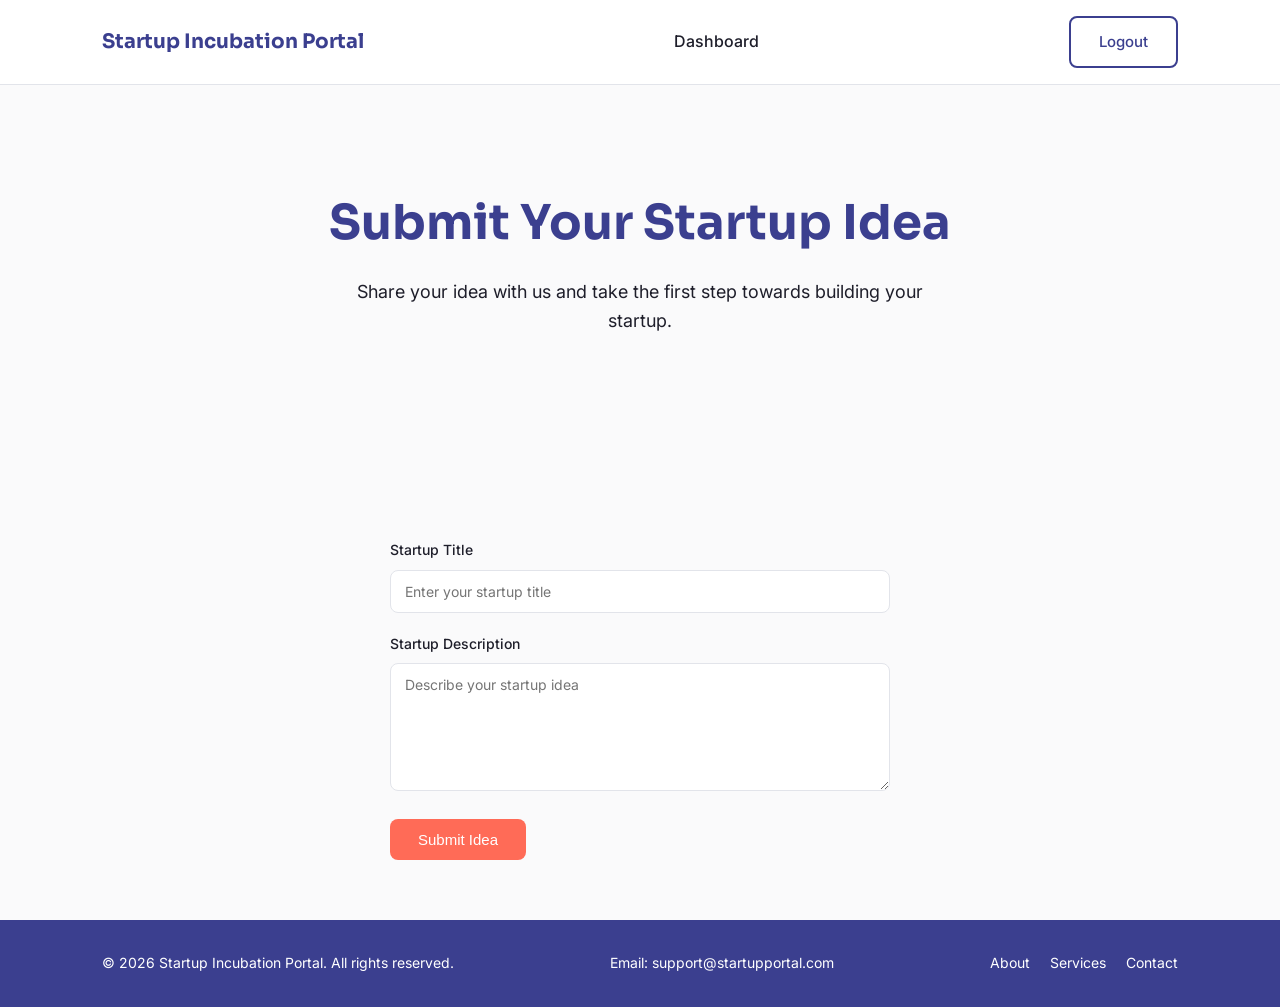
<file: php/submit_idea.html>
<!DOCTYPE html>
<html lang="en">
<head>
    <meta charset="UTF-8">
    <meta name="viewport" content="width=device-width, initial-scale=1.0">
    <title>Submit Startup Idea - Startup Incubation Portal</title>

    <!-- Google Fonts: Sora for headings, Inter for body text -->
    <link rel="preconnect" href="https://fonts.googleapis.com">
    <link href="https://fonts.googleapis.com/css2?family=Sora:wght@400;600;700&family=Inter:wght@400;500&display=swap" rel="stylesheet">

    <!-- External CSS file -->
    <link rel="stylesheet" href="../style.css">
</head>
<body>

    <!-- ===================== Simple Navbar Section ===================== -->
    <header>
        <nav class="navbar">
            <div class="logo">Startup Incubation Portal</div>

            <ul class="nav-links">
                <li><a href="user_dashboard.php">Dashboard</a></li>
            </ul>

            <div class="nav-buttons">
                <a href="logout.php" class="btn btn-outline">Logout</a>
            </div>
        </nav>
    </header>

    <main>

        <!-- ===================== Hero Section ===================== -->
        <section class="hero">
            <h1>Submit Your Startup Idea</h1>
            <p>Share your idea with us and take the first step towards building your startup.</p>
        </section>

        <!-- ===================== Submit Idea Form Section ===================== -->
        <section class="contact-section">
            <form class="contact-form" action="submit_idea.php" method="POST">
                <label for="startup_title">Startup Title</label>
                <input type="text" id="startup_title" name="startup_title" placeholder="Enter your startup title" required>

                <label for="startup_description">Startup Description</label>
                <textarea id="startup_description" name="startup_description" rows="6" placeholder="Describe your startup idea" required></textarea>

                <button type="submit" class="btn btn-primary">Submit Idea</button>
            </form>
        </section>

    </main>

    <!-- ===================== Footer Section ===================== -->
    <footer>
        <div class="footer-content">
            <p>&copy; 2026 Startup Incubation Portal. All rights reserved.</p>
            <p>Email: support@startupportal.com</p>
            <ul class="footer-links">
               <a href="../about.html">About</a>
<a href="../services.html">Services</a>
<a href="../contact.html">Contact</a>
            </ul>
        </div>
    </footer>

    <!-- External JavaScript file -->
   <script src="../script.js"></script>
</body>
</html>
</file>
<file: style.css>
/* ============================================================
   Google Fonts Import
   ============================================================ */
@import url('https://fonts.googleapis.com/css2?family=Sora:wght@400;600;700&family=Inter:wght@400;500&display=swap');

/* ============================================================
   CSS Variables (Color Theme)
   ============================================================ */
:root {
    --color-primary: #3B3F8F;
    --color-accent: #FF6B57;
    --color-background: #FAFAFB;
    --color-text: #1E1E2A;
    --color-border: #E2E4EA;
    --color-success: #22C55E;
    --color-warning: #F59E0B;
    --color-error: #EF4444;
}

/* ============================================================
   Reset & Base Styles
   ============================================================ */
* {
    margin: 0;
    padding: 0;
    box-sizing: border-box;
}

body {
    font-family: 'Inter', sans-serif;
    color: var(--color-text);
    background-color: var(--color-background);
    line-height: 1.6;
}

h1, h2, h3 {
    font-family: 'Sora', sans-serif;
    color: var(--color-primary);
}

a {
    text-decoration: none;
    color: inherit;
}

ul {
    list-style: none;
}

img {
    max-width: 100%;
    display: block;
}

section {
    padding: 60px 8%;
}

/* ============================================================
   Buttons
   ============================================================ */
.btn {
    display: inline-block;
    padding: 12px 28px;
    border-radius: 8px;
    font-weight: 500;
    font-size: 15px;
    cursor: pointer;
    transition: all 0.3s ease;
    border: 2px solid transparent;
}

.btn-primary {
    background-color: var(--color-accent);
    color: #ffffff;
}

.btn-primary:hover {
    background-color: #e85a47;
    transform: translateY(-2px);
    box-shadow: 0 4px 10px rgba(255, 107, 87, 0.3);
}

.btn-outline {
    background-color: transparent;
    color: var(--color-primary);
    border: 2px solid var(--color-primary);
}

.btn-outline:hover {
    background-color: var(--color-primary);
    color: #ffffff;
    transform: translateY(-2px);
}

/* ============================================================
   Navbar
   ============================================================ */
.navbar {
    display: flex;
    align-items: center;
    justify-content: space-between;
    padding: 16px 8%;
    background-color: #ffffff;
    border-bottom: 1px solid var(--color-border);
    position: sticky;
    top: 0;
    z-index: 100;
}

.logo {
    font-family: 'Sora', sans-serif;
    font-size: 20px;
    font-weight: 700;
    color: var(--color-primary);
}

.nav-links {
    display: flex;
    gap: 32px;
}

.nav-links a {
    font-weight: 500;
    color: var(--color-text);
    transition: color 0.3s ease;
    position: relative;
}

.nav-links a:hover {
    color: var(--color-primary);
}

.nav-links a::after {
    content: '';
    position: absolute;
    left: 0;
    bottom: -4px;
    width: 0%;
    height: 2px;
    background-color: var(--color-accent);
    transition: width 0.3s ease;
}

.nav-links a:hover::after {
    width: 100%;
}

.nav-buttons {
    display: flex;
    gap: 12px;
}

/* Hamburger menu icon (JavaScript will toggle visibility later) */
.hamburger {
    display: none;
    flex-direction: column;
    gap: 5px;
    cursor: pointer;
}

.hamburger span {
    width: 26px;
    height: 3px;
    background-color: var(--color-primary);
    border-radius: 2px;
}

/* ============================================================
   Hero Section
   ============================================================ */
.hero {
    text-align: center;
    padding: 100px 8%;
    background-color: var(--color-background);
}

.hero h1 {
    font-size: 48px;
    margin-bottom: 16px;
}

.hero p {
    font-size: 18px;
    color: var(--color-text);
    max-width: 600px;
    margin: 0 auto 32px auto;
}

.hero-buttons {
    display: flex;
    justify-content: center;
    gap: 16px;
}

/* ============================================================
   About Section
   ============================================================ */
.about-section {
    display: flex;
    align-items: center;
    gap: 48px;
}

.about-text {
    flex: 1;
}

.about-text h2 {
    margin-bottom: 16px;
    font-size: 32px;
}

.about-image {
    flex: 1;
}

.about-image img {
    border-radius: 12px;
}

/* ============================================================
   How It Works
   ============================================================ */
.how-it-works {
    text-align: center;
    background-color: #ffffff;
}

.how-it-works h2 {
    font-size: 32px;
    margin-bottom: 40px;
}

.steps-container {
    display: grid;
    grid-template-columns: repeat(4, 1fr);
    gap: 24px;
}

.step-card {
    background-color: var(--color-background);
    border: 1px solid var(--color-border);
    border-radius: 12px;
    padding: 32px 20px;
    transition: transform 0.3s ease, box-shadow 0.3s ease;
}

.step-card:hover {
    transform: translateY(-6px);
    box-shadow: 0 8px 20px rgba(59, 63, 143, 0.12);
}

.step-number {
    display: inline-flex;
    align-items: center;
    justify-content: center;
    width: 40px;
    height: 40px;
    background-color: var(--color-primary);
    color: #ffffff;
    border-radius: 50%;
    font-family: 'Sora', sans-serif;
    font-weight: 700;
    margin-bottom: 16px;
}

.step-card h3 {
    font-size: 18px;
    margin-bottom: 8px;
}

.step-card p {
    font-size: 14px;
    color: var(--color-text);
}

/* ============================================================
   Services
   ============================================================ */
.services-section {
    text-align: center;
}

.services-section h2 {
    font-size: 32px;
    margin-bottom: 40px;
}

.services-container {
    display: grid;
    grid-template-columns: repeat(3, 1fr);
    gap: 24px;
}

.service-card {
    background-color: #ffffff;
    border: 1px solid var(--color-border);
    border-radius: 12px;
    padding: 32px 24px;
    box-shadow: 0 2px 8px rgba(0, 0, 0, 0.05);
    transition: transform 0.3s ease, box-shadow 0.3s ease;
}

.service-card:hover {
    transform: translateY(-6px);
    box-shadow: 0 10px 24px rgba(0, 0, 0, 0.1);
}

.service-card h3 {
    font-size: 20px;
    margin-bottom: 12px;
}

.service-card p {
    font-size: 14px;
    color: var(--color-text);
}

/* ============================================================
   Gallery
   ============================================================ */
.gallery-section {
    text-align: center;
    background-color: #ffffff;
}

.gallery-section h2 {
    font-size: 32px;
    margin-bottom: 40px;
}

.gallery-container {
    display: grid;
    grid-template-columns: repeat(3, 1fr);
    gap: 16px;
}

.gallery-container img {
    width: 100%;
    height: 220px;
    object-fit: cover;
    border-radius: 10px;
    overflow: hidden;
    transition: transform 0.4s ease;
    cursor: pointer;
}

.gallery-container img:hover {
    transform: scale(1.08);
}

/* ============================================================
   Contact
   ============================================================ */
.contact-section {
    text-align: center;
}

.contact-section h2 {
    font-size: 32px;
    margin-bottom: 32px;
}

.contact-form {
    display: flex;
    flex-direction: column;
    max-width: 500px;
    margin: 0 auto;
    text-align: left;
    gap: 8px;
}

.contact-form label {
    font-weight: 500;
    font-size: 14px;
    margin-top: 12px;
}

.contact-form input,
.contact-form textarea {
    padding: 12px 14px;
    border: 1px solid var(--color-border);
    border-radius: 8px;
    font-family: 'Inter', sans-serif;
    font-size: 14px;
    color: var(--color-text);
    background-color: #ffffff;
    transition: border-color 0.3s ease, box-shadow 0.3s ease;
}

.contact-form input:focus,
.contact-form textarea:focus {
    outline: none;
    border-color: var(--color-primary);
    box-shadow: 0 0 0 3px rgba(59, 63, 143, 0.15);
}

.contact-form button {
    margin-top: 20px;
    align-self: flex-start;
    border: none;
}

/* ============================================================
   Footer
   ============================================================ */
footer {
    background-color: var(--color-primary);
    color: #ffffff;
    padding: 32px 8%;
}

.footer-content {
    display: flex;
    align-items: center;
    justify-content: space-between;
    flex-wrap: wrap;
    gap: 16px;
}

.footer-content p {
    font-size: 14px;
}

.footer-links {
    display: flex;
    gap: 20px;
}

.footer-links a {
    color: #ffffff;
    font-size: 14px;
    transition: color 0.3s ease;
}

.footer-links a:hover {
    color: var(--color-accent);
}

/* ============================================================
   Responsive Design
   ============================================================ */

/* Tablet View */
@media (max-width: 1024px) {
    .steps-container {
        grid-template-columns: repeat(2, 1fr);
    }

    .services-container {
        grid-template-columns: repeat(2, 1fr);
    }

    .gallery-container {
        grid-template-columns: repeat(2, 1fr);
    }
}

/* Mobile View */
@media (max-width: 768px) {
    .nav-links,
    .nav-buttons {
        display: none;
    }

    .hamburger {
        display: flex;
    }

    .about-section {
        flex-direction: column;
    }

    .hero h1 {
        font-size: 34px;
    }

    .hero p {
        font-size: 16px;
    }

    .steps-container,
    .services-container,
    .gallery-container {
        grid-template-columns: 1fr;
    }

    .footer-content {
        flex-direction: column;
        text-align: center;
    }
}
</file>
